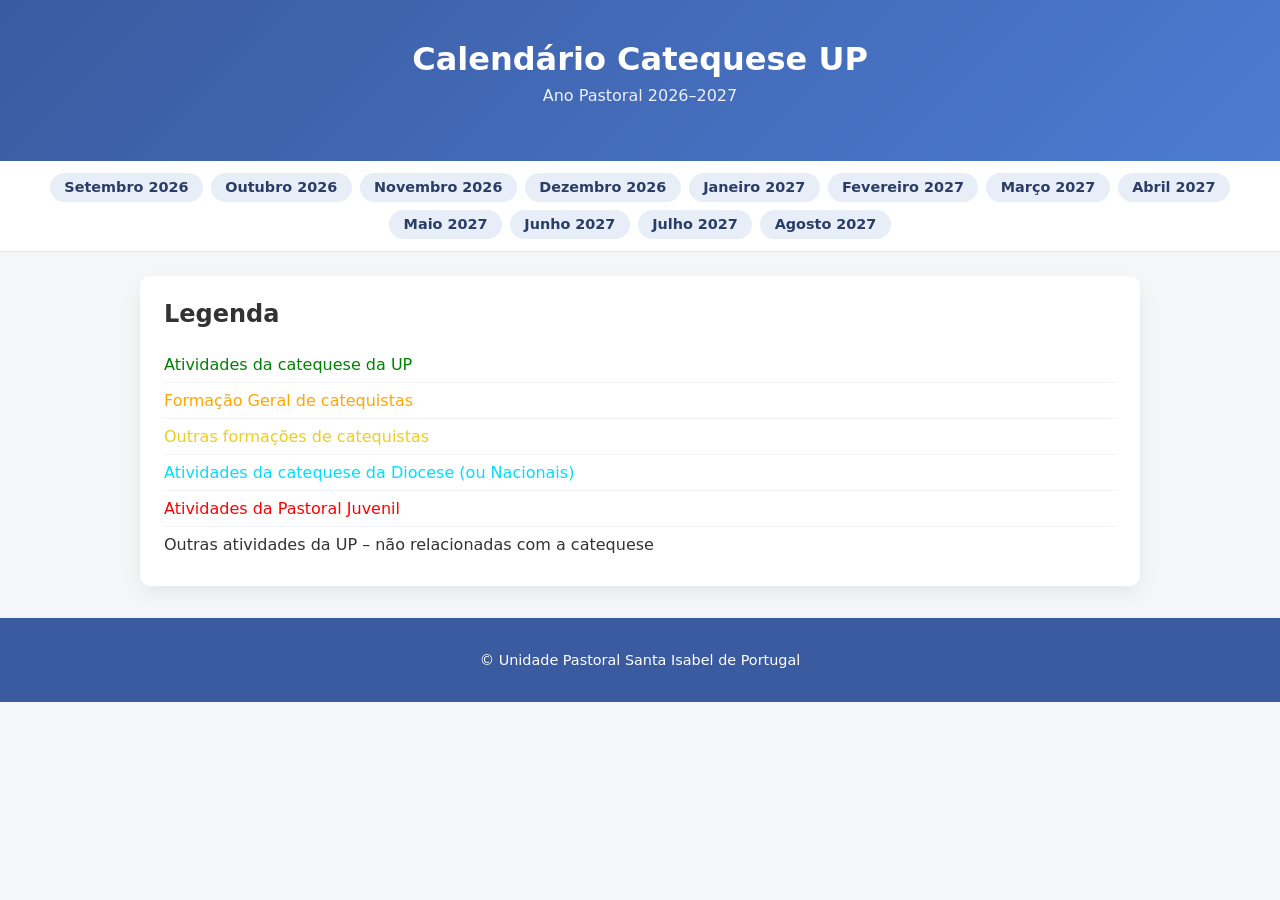
<file: index.html>
<!DOCTYPE html>
<html lang="pt">
<head>
  <meta charset="UTF-8">
  <title>Calendário Catequese UP 2026-2027</title>
  <link rel="stylesheet" href="style.css">
</head>
<body>
<header>
  <h1>Calendário Catequese UP</h1>
  <p>Ano Pastoral 2026–2027</p>
</header>

<nav>
  <a href="setembro-2026.html">Setembro 2026</a>
  <a href="outubro-2026.html">Outubro 2026</a>
  <a href="novembro-2026.html">Novembro 2026</a>
  <a href="dezembro-2026.html">Dezembro 2026</a>
  <a href="janeiro-2027.html">Janeiro 2027</a>
  <a href="fevereiro-2027.html">Fevereiro 2027</a>
  <a href="marco-2027.html">Março 2027</a>
  <a href="abril-2027.html">Abril 2027</a>
  <a href="maio-2027.html">Maio 2027</a>
  <a href="junho-2027.html">Junho 2027</a>
  <a href="julho-2027.html">Julho 2027</a>
  <a href="agosto-2027.html">Agosto 2027</a>
</nav>

<section class="events">
  <h2>Legenda</h2>
  <ul>
    <li style="color: green;">Atividades da catequese da UP</li>
    <li style="color: orange;">Formação Geral de catequistas</li>
    <li style="color: rgb(238, 204, 33);">Outras formações de catequistas</li>
    <li style="color: rgb(0, 221, 255);">Atividades da catequese da Diocese (ou Nacionais)</li>
    <li style="color: red;">Atividades da Pastoral Juvenil</li>
    <li>Outras atividades da UP – não relacionadas com a catequese</li>
  </ul>
</section>

<footer>
  <p>© Unidade Pastoral Santa Isabel de Portugal</p>
</footer>
</body>
</html>
</file>
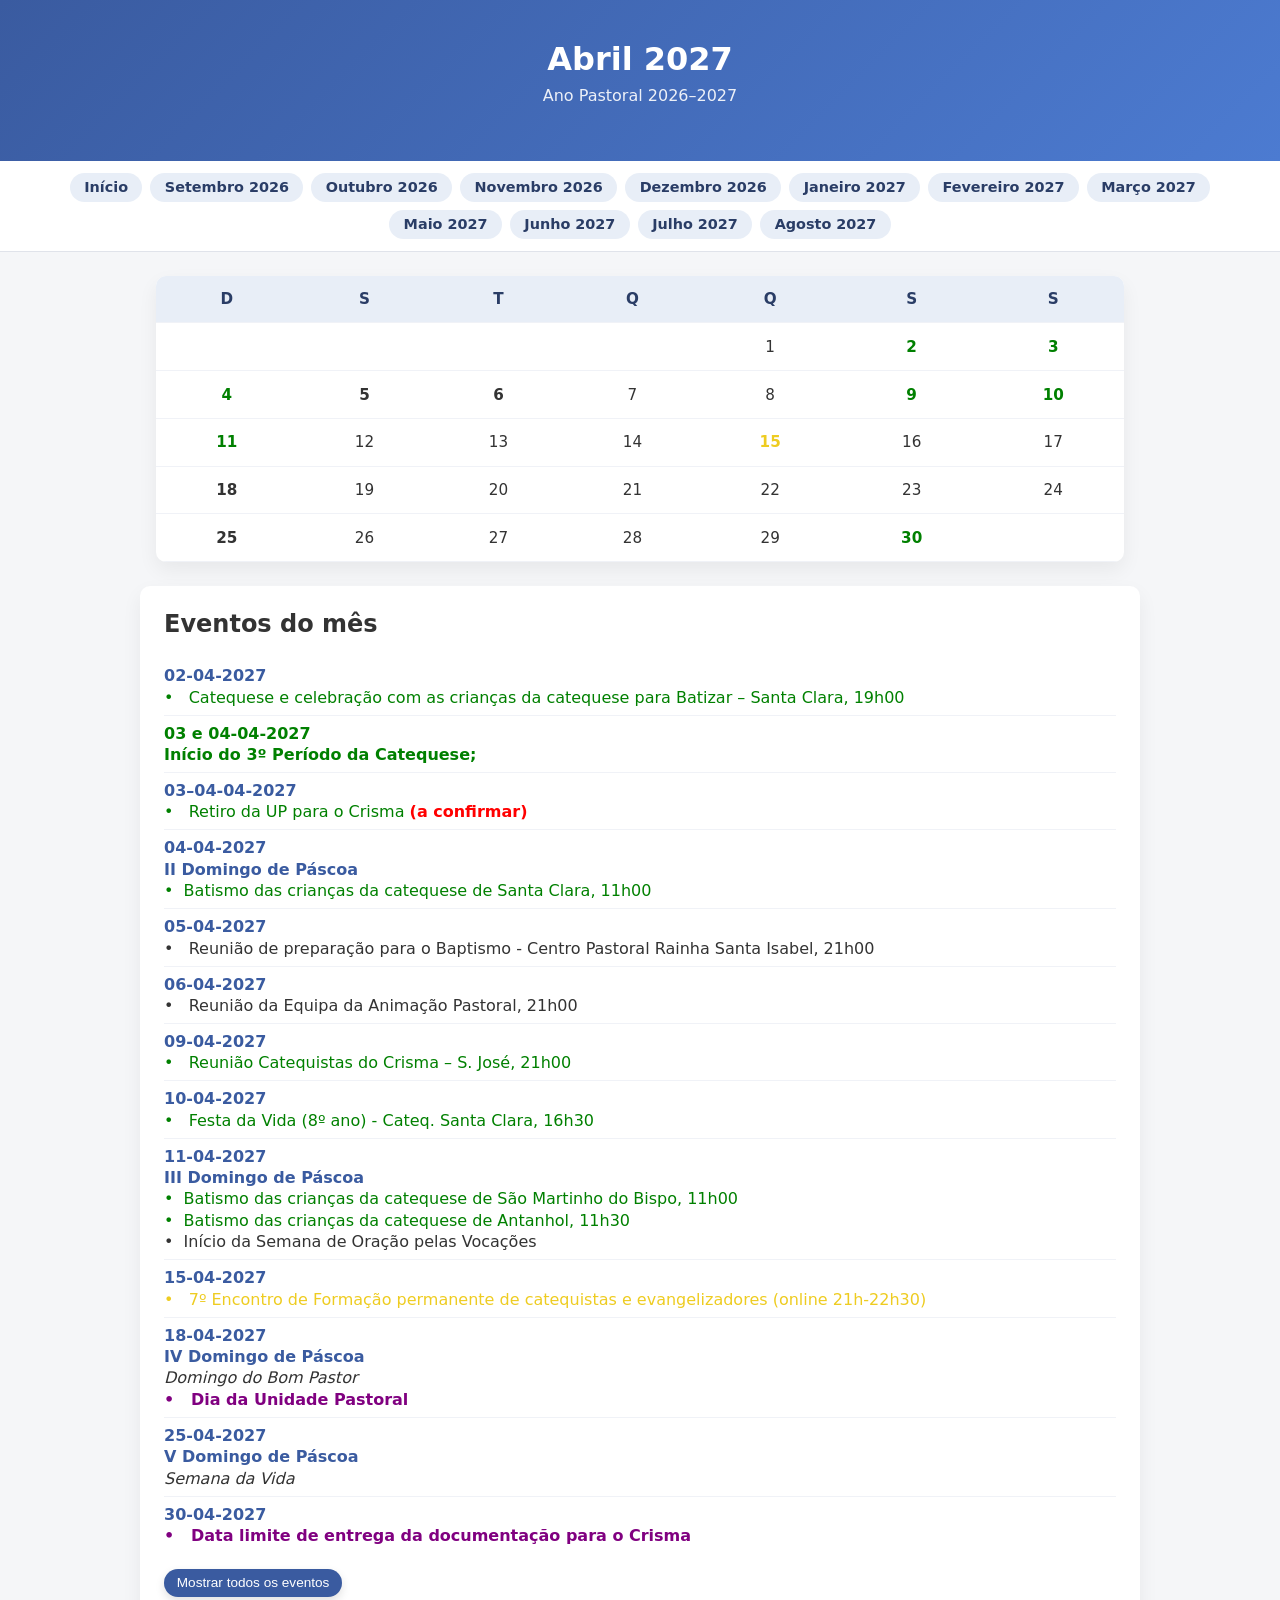
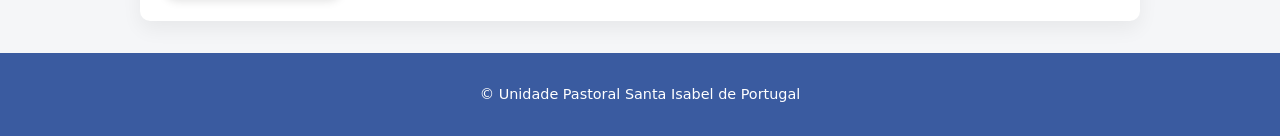
<file: abril-2027.html>
<!DOCTYPE html>
<html lang="pt">
<head>
  <meta charset="UTF-8">
  <title>Abril 2027 – Catequese UP</title>
  <link rel="stylesheet" href="style.css">
</head>
<body>
<header>
  <h1>Abril 2027</h1>
  <p>Ano Pastoral 2026–2027</p>
</header>

<nav><a href="index.html">Início</a>
<a href="setembro-2026.html">Setembro 2026</a>
<a href="outubro-2026.html">Outubro 2026</a>
<a href="novembro-2026.html">Novembro 2026</a>
<a href="dezembro-2026.html">Dezembro 2026</a>
<a href="janeiro-2027.html">Janeiro 2027</a>
<a href="fevereiro-2027.html">Fevereiro 2027</a>
<a href="marco-2027.html">Março 2027</a>
<a href="maio-2027.html">Maio 2027</a>
<a href="junho-2027.html">Junho 2027</a>
<a href="julho-2027.html">Julho 2027</a>
<a href="agosto-2027.html">Agosto 2027</a>
</nav>

<section class="calendar">
  <table>
    <thead>
      <tr>
        <th>D</th><th>S</th><th>T</th><th>Q</th><th>Q</th><th>S</th><th>S</th>
      </tr>
    </thead>
    <tbody>
      <tr><td></td><td></td><td></td><td></td><td>1</td><td><strong style="color: green;">2</strong></td><td><strong style="color: green;">3</strong></td></tr>
      <tr><td><strong style="color: green;">4</strong></td><td><strong>5</strong></td><td><strong>6</strong></td><td>7</td><td>8</td><td><strong style="color: green;">9</strong></td><td><strong style="color: green;">10</strong></td></tr>
      <tr><td><strong style="color: green;">11</strong></td><td>12</td><td>13</td><td>14</td><td><strong style="color:rgb(238, 204, 33)">15</strong></td><td>16</td><td>17</td></tr>
      <tr><td><strong>18</strong></td><td>19</td><td>20</td><td>21</td><td>22</td><td>23</td><td>24</td></tr>
      <tr><td><strong>25</strong></td><td>26</td><td>27</td><td>28</td><td>29</td><td><strong style="color: green;">30</strong></td><td></td></tr>
    </tbody>
  </table>
</section>

<section class="events">
  <h2>Eventos do mês</h2>
  <ul>
    <li><strong>02-04-2027</strong> <span style="color: green;"> &bull;&nbsp;&nbsp; Catequese e celebração com as crianças da catequese para Batizar – Santa Clara, 19h00 </span></li>
    <li><strong style="color: green;">03 e 04-04-2027</strong> 
    <strong style="color: green;">Início do 3º Período da Catequese; </strong></li>
    <li><strong>03–04-04-2027</strong> <span style="color: green;">&bull;&nbsp;&nbsp; Retiro da UP para o Crisma <strong style="color: red;">(a confirmar)</strong></span></li>
    <li><strong>04-04-2027</strong> <strong>II Domingo de Páscoa</strong> 
    <span style="color: green;"> &bull;&nbsp;&nbsp;Batismo das crianças da catequese de Santa Clara, 11h00</span>
    <li><strong>05-04-2027</strong> &bull;&nbsp;&nbsp; Reunião de preparação para o Baptismo - Centro Pastoral Rainha Santa Isabel, 21h00</li>
    <li><strong>06-04-2027</strong> &bull;&nbsp;&nbsp; Reunião da Equipa da Animação Pastoral, 21h00</li>
    <li><strong>09-04-2027</strong> <span style="color: green;">&bull;&nbsp;&nbsp; Reunião Catequistas do Crisma – S. José, 21h00</span></li>
    <li><strong>10-04-2027</strong> <span style="color: green;">&bull;&nbsp;&nbsp; Festa da Vida (8º ano) - Cateq. Santa Clara, 16h30</span></li>
    <li><strong>11-04-2027</strong> <strong>III Domingo de Páscoa</strong> 
    <span style="color: green;"> &bull;&nbsp;&nbsp;Batismo das crianças da catequese de São Martinho do Bispo, 11h00</span>
    <span style="color: green;"> &bull;&nbsp;&nbsp;Batismo das crianças da catequese de Antanhol, 11h30</span>
    &bull;&nbsp;&nbsp;Início da Semana de Oração pelas Vocações</li>
    <li><strong>15-04-2027</strong><span style="color:rgb(238, 204, 33)">&bull;&nbsp;&nbsp; 7º Encontro de Formação permanente de catequistas e evangelizadores (online 21h-22h30)</span></li>
    <li><strong>18-04-2027</strong> <strong>IV Domingo de Páscoa</strong> <span style="font-style: italic;">Domingo do Bom Pastor</span>
    <strong style="color: purple;"> &bull;&nbsp;&nbsp; Dia da Unidade Pastoral</strong></li>
    <li><strong>25-04-2027</strong> <strong>V Domingo de Páscoa</strong> <span style="font-style: italic;">Semana da Vida</span></li>
    <li><strong>30-04-2027</strong> <strong style="color: purple;">&bull;&nbsp;&nbsp; Data limite de entrega da documentação para o Crisma</strong></li>
  </ul>
</section>

<footer><p>© Unidade Pastoral Santa Isabel de Portugal</p></footer>

<script src="script.js"></script>
</body>
</html>
</file>
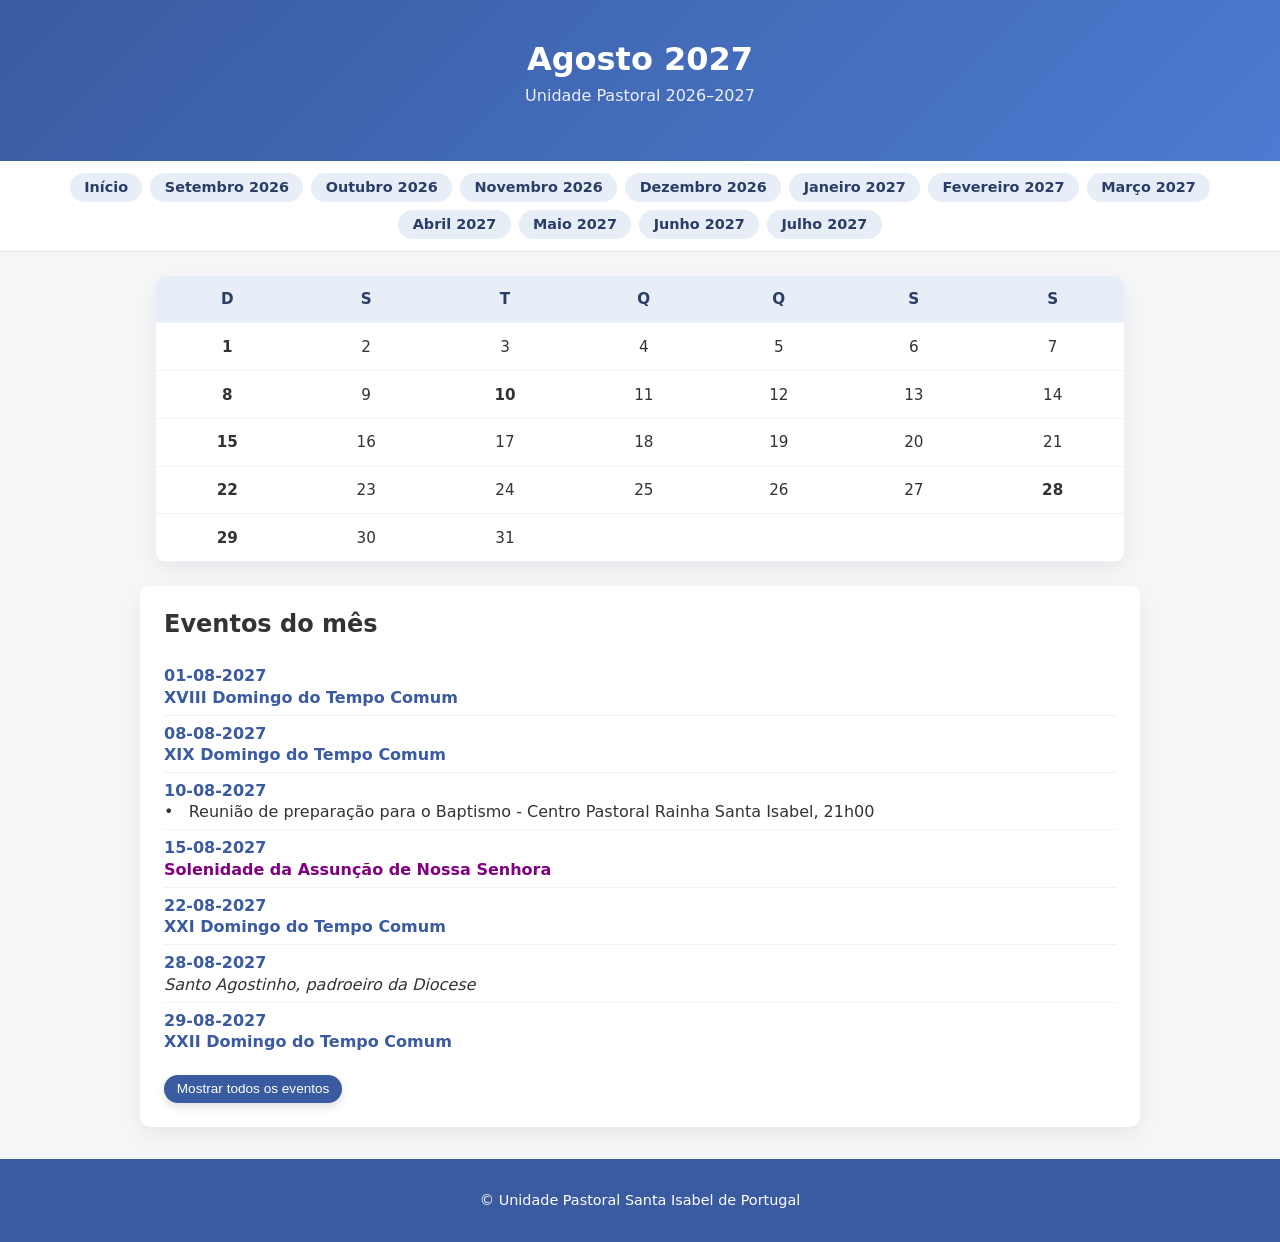
<file: agosto-2027.html>
<!DOCTYPE html>
<html lang="pt">
<head>
  <meta charset="UTF-8">
  <title>Agosto 2027 – Catequese UP</title>
  <link rel="stylesheet" href="style.css">
</head>
<body>
<header>
  <h1>Agosto 2027</h1>
  <p>Unidade Pastoral 2026–2027</p>
</header>

<nav><a href="index.html">Início</a>
  <a href="setembro-2026.html">Setembro 2026</a>
  <a href="outubro-2026.html">Outubro 2026</a>
  <a href="novembro-2026.html">Novembro 2026</a>
  <a href="dezembro-2026.html">Dezembro 2026</a>
  <a href="janeiro-2027.html">Janeiro 2027</a>
  <a href="fevereiro-2027.html">Fevereiro 2027</a>
  <a href="marco-2027.html">Março 2027</a>
  <a href="abril-2027.html">Abril 2027</a>
  <a href="maio-2027.html">Maio 2027</a>
  <a href="junho-2027.html">Junho 2027</a>
  <a href="julho-2027.html">Julho 2027</a></nav>

<section class="calendar">
  <table>
    <thead>
      <tr>
        <th>D</th><th>S</th><th>T</th><th>Q</th><th>Q</th><th>S</th><th>S</th>
      </tr>
    </thead>
    <tbody>
      <tr><td><strong>1</strong></td><td>2</td><td>3</td><td>4</td><td>5</td><td>6</td><td>7</td></tr>
      <tr><td><strong>8</strong></td><td>9</td><td><strong>10</strong></td><td>11</td><td>12</td><td>13</td><td>14</td></tr>
      <tr><td><strong>15</strong></td><td>16</td><td>17</td><td>18</td><td>19</td><td>20</td><td>21</td></tr>
      <tr><td><strong>22</strong></td><td>23</td><td>24</td><td>25</td><td>26</td><td>27</td><td><strong>28</strong></td></tr>
      <tr><td><strong>29</strong></td><td>30</td><td>31</td><td></td><td></td><td></td><td></td></tr>
    </tbody>
  </table>
</section>

<section class="events">
  <h2>Eventos do mês</h2>
  <ul>
    <li><strong>01-08-2027</strong> <strong> XVIII Domingo do Tempo Comum</strong></li>
    <li><strong>08-08-2027</strong> <strong> XIX Domingo do Tempo Comum</strong></li>
    <li><strong>10-08-2027</strong> &bull;&nbsp;&nbsp; Reunião de preparação para o Baptismo - Centro Pastoral Rainha Santa Isabel, 21h00</li>
    <li><strong>15-08-2027</strong> 
    <strong style="color:purple;">Solenidade da Assunção de Nossa Senhora</strong></li>
    <li><strong>22-08-2027</strong> <strong> XXI Domingo do Tempo Comum</strong></li>
    <li><strong>28-08-2027</strong> <span style="font-style: italic;">  Santo Agostinho, padroeiro da Diocese</span></li>
    <li><strong>29-08-2027</strong> <strong> XXII Domingo do Tempo Comum</strong></li>
    
  </ul>
</section>

<footer><p>© Unidade Pastoral Santa Isabel de Portugal</p></footer>

<script src="script.js"></script>
</body>
</html>
</file>
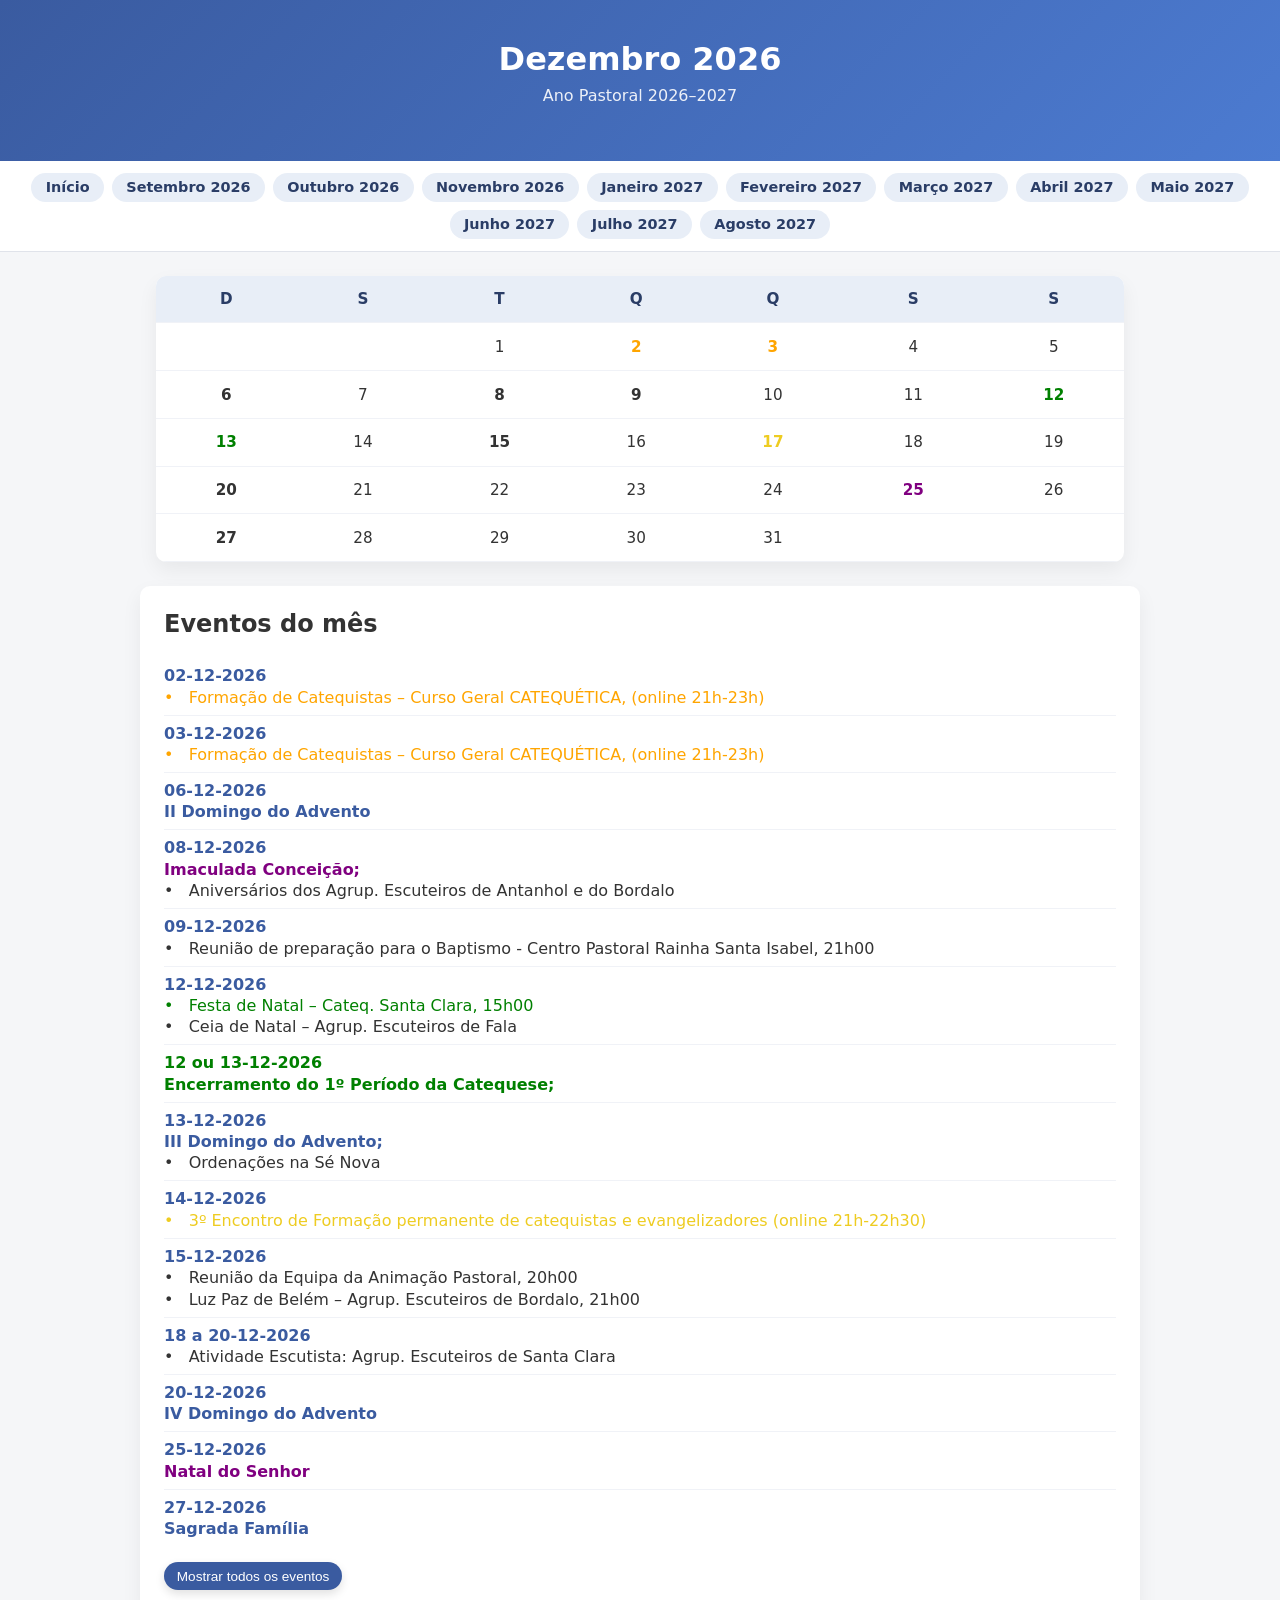
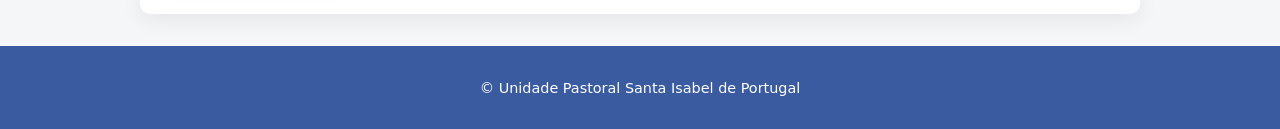
<file: dezembro-2026.html>
<!DOCTYPE html>
<html lang="pt">
<head>
  <meta charset="UTF-8">
  <title>Dezembro 2026 – Catequese UP</title>
  <link rel="stylesheet" href="style.css">
</head>
<body>
<header>
  <h1>Dezembro 2026</h1>
  <p>Ano Pastoral 2026–2027</p>
</header>

<nav><a href="index.html">Início</a>
  <a href="setembro-2026.html">Setembro 2026</a>
  <a href="outubro-2026.html">Outubro 2026</a>
  <a href="novembro-2026.html">Novembro 2026</a>
  <a href="janeiro-2027.html">Janeiro 2027</a>
  <a href="fevereiro-2027.html">Fevereiro 2027</a>
  <a href="marco-2027.html">Março 2027</a>
  <a href="abril-2027.html">Abril 2027</a>
  <a href="maio-2027.html">Maio 2027</a>
  <a href="junho-2027.html">Junho 2027</a>
  <a href="julho-2027.html">Julho 2027</a>
  <a href="agosto-2027.html">Agosto 2027</a>
</nav>

<section class="calendar">
  <table>
    <thead>
      <tr>
        <th>D</th><th>S</th><th>T</th><th>Q</th><th>Q</th><th>S</th><th>S</th>
      </tr>
    </thead>
    <tbody>
      <tr><td></td><td></td><td>1</td><td><strong style="color: orange;">2</strong></td><td><strong style="color: orange;">3</strong></td><td>4</td><td>5</td></tr>
      <tr><td><strong>6</strong></td><td>7</td><td><strong>8</strong></td><td><strong>9</strong></td><td>10</td><td>11</td><td><strong style="color: green;">12</strong></td></tr>
      <tr><td><strong style="color: green;">13</strong></td><td>14</td><td><strong>15</strong></td><td>16</td><td><strong style="color:rgb(238, 204, 33)">17</strong></td><td>18</td><td>19</td></tr>
      <tr><td><strong>20</strong></td><td>21</td><td>22</td><td>23</td><td>24</td><td><strong style="color: purple;">25</td><td>26</td></tr>
      <tr><td><strong>27</strong></td><td>28</td><td>29</td><td>30</td><td>31</td><td></td><td></td></tr>
    </tbody>
  </table>
</section>

<section class="events">
  <h2>Eventos do mês</h2>
  <ul>
    <li style="color: orange;"><strong>02-12-2026</strong> &bull;&nbsp;&nbsp; Formação de Catequistas – Curso Geral CATEQUÉTICA, (online 21h-23h)</li>
    <li style="color: orange;"><strong>03-12-2026</strong> &bull;&nbsp;&nbsp; Formação de Catequistas – Curso Geral CATEQUÉTICA, (online 21h-23h)</li>
    <li><strong>06-12-2026</strong> <strong> II Domingo do Advento </strong></li>
    <li><strong>08-12-2026</strong> <strong style="color: purple;">Imaculada Conceição;</strong>
    <span>&bull;&nbsp;&nbsp; Aniversários dos Agrup. Escuteiros de Antanhol e do Bordalo</span></li>
    <li><strong>09-12-2026</strong> &bull;&nbsp;&nbsp; Reunião de preparação para o Baptismo - Centro Pastoral Rainha Santa Isabel, 21h00</li>
    <li><strong>12-12-2026</strong> <span style="color: green;"> &bull;&nbsp;&nbsp; Festa de Natal – Cateq. Santa Clara, 15h00</span> 
    <span>&bull;&nbsp;&nbsp; Ceia de Natal – Agrup. Escuteiros de Fala</span></li>
    <li><strong style="color: green;">12 ou 13-12-2026</strong>
    <strong style="color: green;">Encerramento do 1º Período da Catequese; </strong></li>
    <li><strong>13-12-2026</strong> <strong>III Domingo do Advento;</strong> 
    <span>&bull;&nbsp;&nbsp; Ordenações na Sé Nova</span></li>
    <li style="color:rgb(238, 204, 33)"><strong>14-12-2026</strong> &bull;&nbsp;&nbsp; 3º Encontro de Formação permanente de catequistas e evangelizadores (online 21h-22h30)</li>
    <li><strong>15-12-2026</strong> &bull;&nbsp;&nbsp; Reunião da Equipa da Animação Pastoral, 20h00
    <span>&bull;&nbsp;&nbsp; Luz Paz de Belém – Agrup. Escuteiros de Bordalo, 21h00</span></li>
    <li><strong>18 a 20-12-2026</strong> &bull;&nbsp;&nbsp; Atividade Escutista: Agrup. Escuteiros de Santa Clara</li>
    <li><strong>20-12-2026</strong> <strong>IV Domingo do Advento</strong></li>
    <li><strong>25-12-2026</strong> <strong style="color: purple;">Natal do Senhor</strong></li>
    <li><strong>27-12-2026</strong> <strong>Sagrada Família</strong></li>
  </ul>
</section>

<footer><p>© Unidade Pastoral Santa Isabel de Portugal</p></footer>

<script src="script.js"></script>
</body>
</html>
</file>
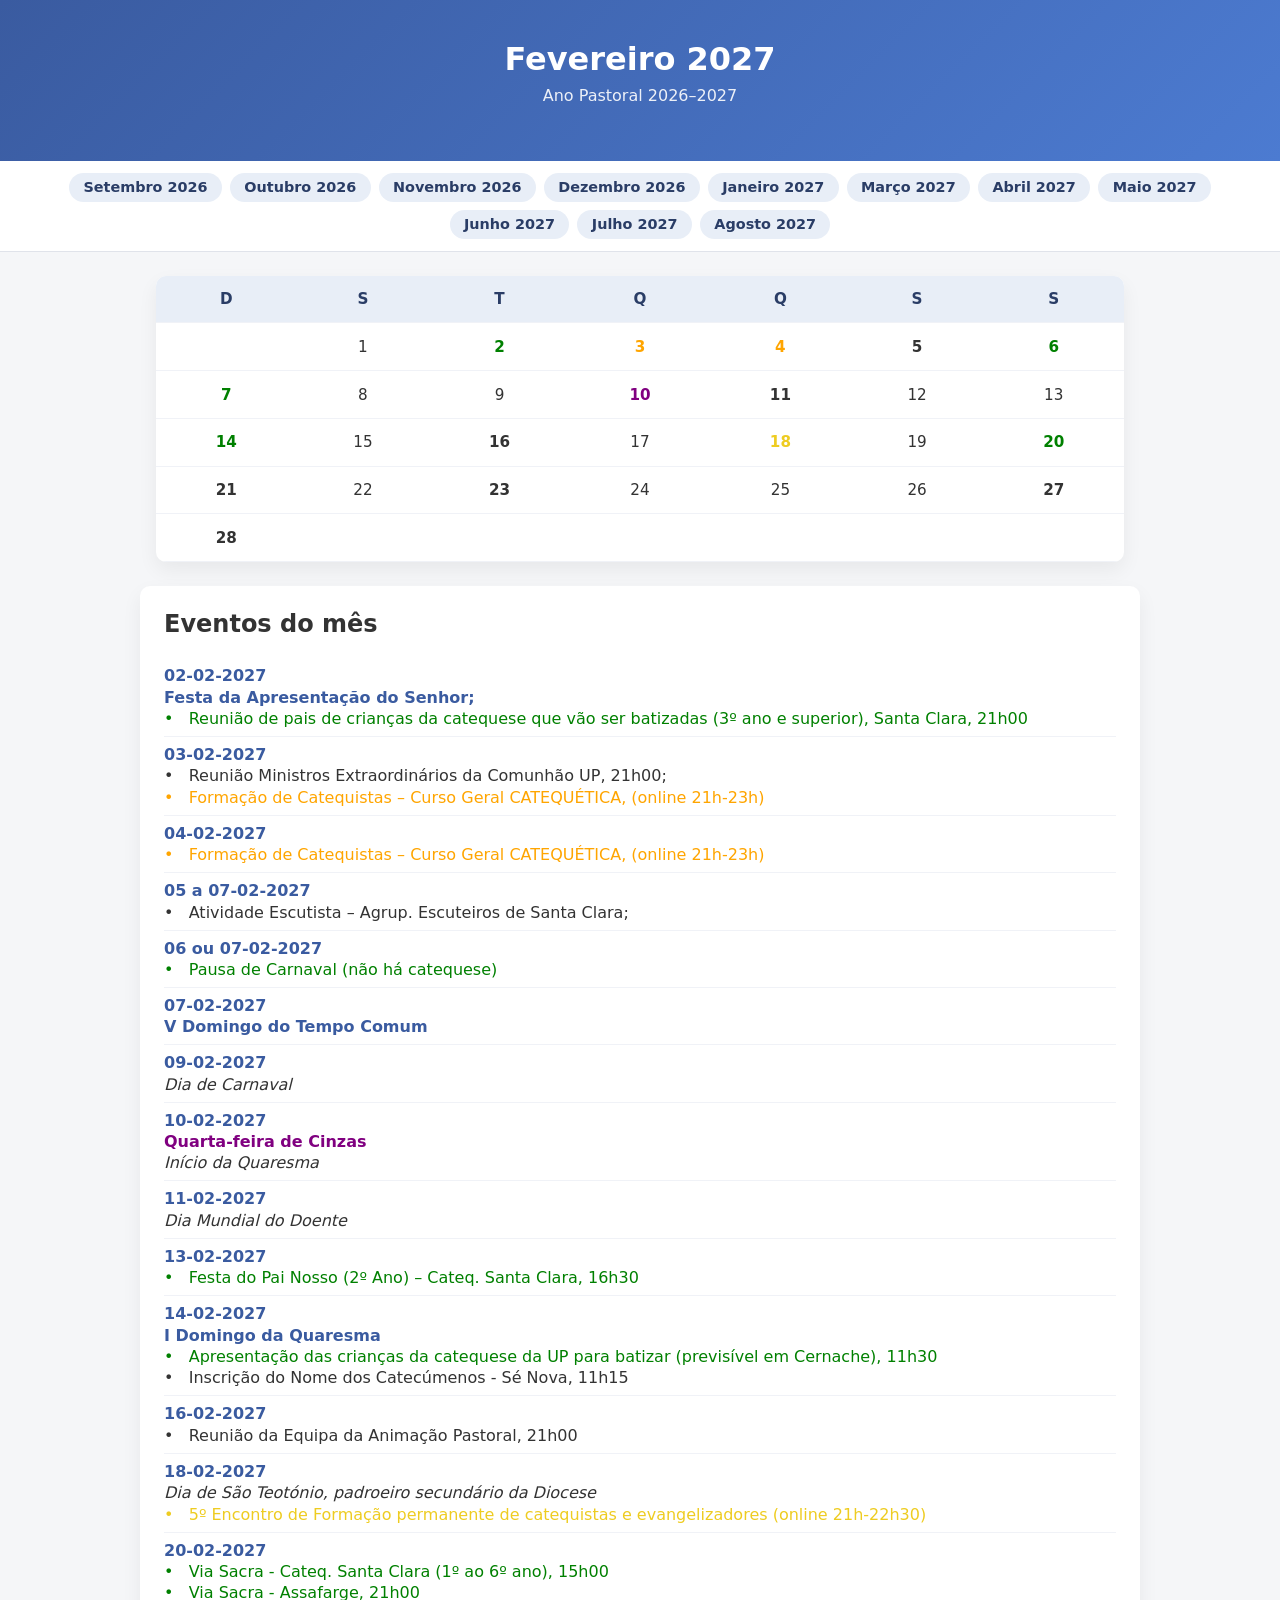
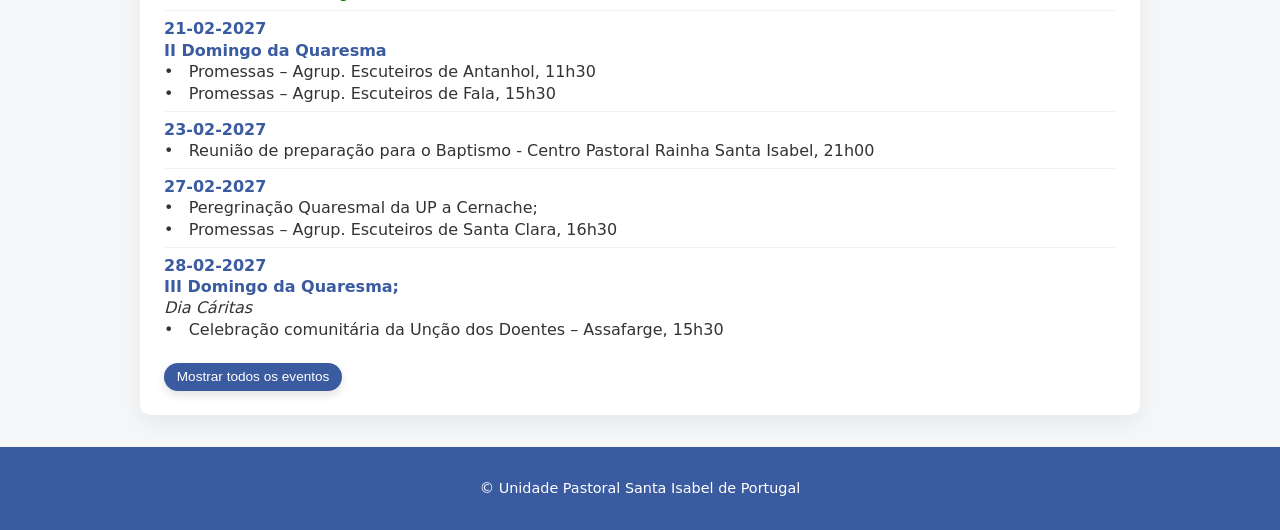
<file: fevereiro-2027.html>
<!DOCTYPE html>
<html lang="pt">
<head>
  <meta charset="UTF-8">
  <title>Fevereiro 2027 – Catequese UP</title>
  <link rel="stylesheet" href="style.css">
</head>

<body>
<header>
  <h1>Fevereiro 2027</h1>
  <p>Ano Pastoral 2026–2027</p>
</header>

<nav>
  <a href="setembro-2026.html">Setembro 2026</a>
  <a href="outubro-2026.html">Outubro 2026</a>
  <a href="novembro-2026.html">Novembro 2026</a>
  <a href="dezembro-2026.html">Dezembro 2026</a>
  <a href="janeiro-2027.html">Janeiro 2027</a>
  <a href="marco-2027.html">Março 2027</a>
  <a href="abril-2027.html">Abril 2027</a>
  <a href="maio-2027.html">Maio 2027</a>
  <a href="junho-2027.html">Junho 2027</a>
  <a href="julho-2027.html">Julho 2027</a>
  <a href="agosto-2027.html">Agosto 2027</a>
</nav>

<section class="calendar">
  <table>
    <thead>
      <tr>
        <th>D</th><th>S</th><th>T</th><th>Q</th><th>Q</th><th>S</th><th>S</th>
      </tr>
    </thead>
    <tbody>
      <tr>
        <td></td><td>1</td><td><strong style="color: green;">2</strong></td><td><strong style="color: orange;">3</strong></td>
        <td><strong style="color: orange;">4</strong></td><td><strong>5</strong></td><td><strong style="color: green;">6</strong></td>
      </tr>
      <tr>
        <td><strong style="color: green;">7</strong></td><td>8</td><td>9</td>
        <td><strong style="color: purple;">10</strong></td><td><strong>11</strong></td><td>12</td><td>13</td>
      </tr>
      <tr>
        <td><strong style="color: green;">14</strong></td><td>15</td><td><strong>16</strong></td>
        <td>17</td><td><strong style="color: rgb(238, 204, 33)">18</strong></td><td>19</td>
        <td><strong style="color: green;">20</strong></td>
      </tr>
      <tr>
        <td><strong>21</strong></td><td>22</td><td><strong>23</strong></td>
        <td>24</td><td>25</td><td>26</td>
        <td><strong>27</strong></td>
      </tr>
      <tr>
        <td><strong>28</strong></td><td></td><td></td><td></td><td></td><td></td><td></td>
      </tr>
    </tbody>
  </table>
</section>

<section class="events">
  <h2>Eventos do mês</h2>
  <ul>
    <li><strong>02-02-2027</strong> <strong> Festa da Apresentação do Senhor;</strong> 
    <span style="color: green;"> &bull;&nbsp;&nbsp; Reunião de pais de crianças da catequese que vão ser batizadas (3º ano e superior), Santa Clara, 21h00</span></li>
    <li><strong>03-02-2027</strong> &bull;&nbsp;&nbsp; Reunião Ministros Extraordinários da Comunhão UP, 21h00; 
    <span style="color: orange;"> &bull;&nbsp;&nbsp; Formação de Catequistas – Curso Geral CATEQUÉTICA, (online 21h-23h)</span></li>
    <li style="color: orange;"><strong>04-02-2027</strong> &bull;&nbsp;&nbsp; Formação de Catequistas – Curso Geral CATEQUÉTICA, (online 21h-23h)</li>
    <li><strong>05 a 07-02-2027</strong> &bull;&nbsp;&nbsp; Atividade Escutista – Agrup. Escuteiros de Santa Clara;
    <li style="color: green;"><strong>06 ou 07-02-2027</strong> &bull;&nbsp;&nbsp; Pausa de Carnaval (não há catequese)</li>
    <li><strong>07-02-2027</strong> <strong> V Domingo do Tempo Comum</strong></li>
    <li><strong>09-02-2027</strong> <span style="font-style: italic;"> Dia de Carnaval</span></li>
    <li><strong>10-02-2027</strong> <strong style="color: purple;"> Quarta-feira de Cinzas</strong>
    <span style="font-style: italic;"> Início da Quaresma</span></li>
    <li><strong>11-02-2027</strong> <span style="font-style: italic;"> Dia Mundial do Doente</span></li>
    <li><strong>13-02-2027</strong> <span style="color: green;">&bull;&nbsp;&nbsp; Festa do Pai Nosso (2º Ano) – Cateq. Santa Clara, 16h30</span></li>
    <li><strong>14-02-2027</strong> <strong> I Domingo da Quaresma</strong> 
    <span style="color: green;"> &bull;&nbsp;&nbsp; Apresentação das crianças da catequese da UP para batizar (previsível em Cernache), 11h30 </span>
     &bull;&nbsp;&nbsp; Inscrição do Nome dos Catecúmenos - Sé Nova, 11h15</li>
    <li><strong>16-02-2027</strong> &bull;&nbsp;&nbsp; Reunião da Equipa da Animação Pastoral, 21h00</li>
    <li><strong>18-02-2027</strong> <span style="font-style: italic;"> Dia de São Teotónio, padroeiro secundário da Diocese</span>
    <span style="color:rgb(238, 204, 33)"> &bull;&nbsp;&nbsp; 5º Encontro de Formação permanente de catequistas e evangelizadores (online 21h-22h30)</span></li>
    <li><strong>20-02-2027</strong> <span style="color: green;">&bull;&nbsp;&nbsp; Via Sacra - Cateq. Santa Clara (1º ao 6º ano), 15h00 </span>
    <span style="color: green;"> &bull;&nbsp;&nbsp; Via Sacra - Assafarge, 21h00</li>
    <li><strong>21-02-2027</strong> <strong> II Domingo da Quaresma</strong> 
    <span>&bull;&nbsp;&nbsp; Promessas – Agrup. Escuteiros de Antanhol, 11h30 </span>
    <span>&bull;&nbsp;&nbsp; Promessas – Agrup. Escuteiros de Fala, 15h30 </span></li>
    <li><strong>23-02-2027</strong> &bull;&nbsp;&nbsp; Reunião de preparação para o Baptismo - Centro Pastoral Rainha Santa Isabel, 21h00</li>
    <li><strong>27-02-2027</strong> &bull;&nbsp;&nbsp; Peregrinação Quaresmal da UP a Cernache; 
    <span>&bull;&nbsp;&nbsp; Promessas – Agrup. Escuteiros de Santa Clara, 16h30 </span></li>
    <li><strong>28-02-2027</strong> <strong> III Domingo da Quaresma;</strong> <span style="font-style: italic;"> Dia Cáritas</span> 
    &bull;&nbsp;&nbsp; Celebração comunitária da Unção dos Doentes – Assafarge, 15h30</li>
  </ul>
</section>

<footer><p>© Unidade Pastoral Santa Isabel de Portugal</p></footer>

<script src="script.js"></script>
</body>
</html>
</file>
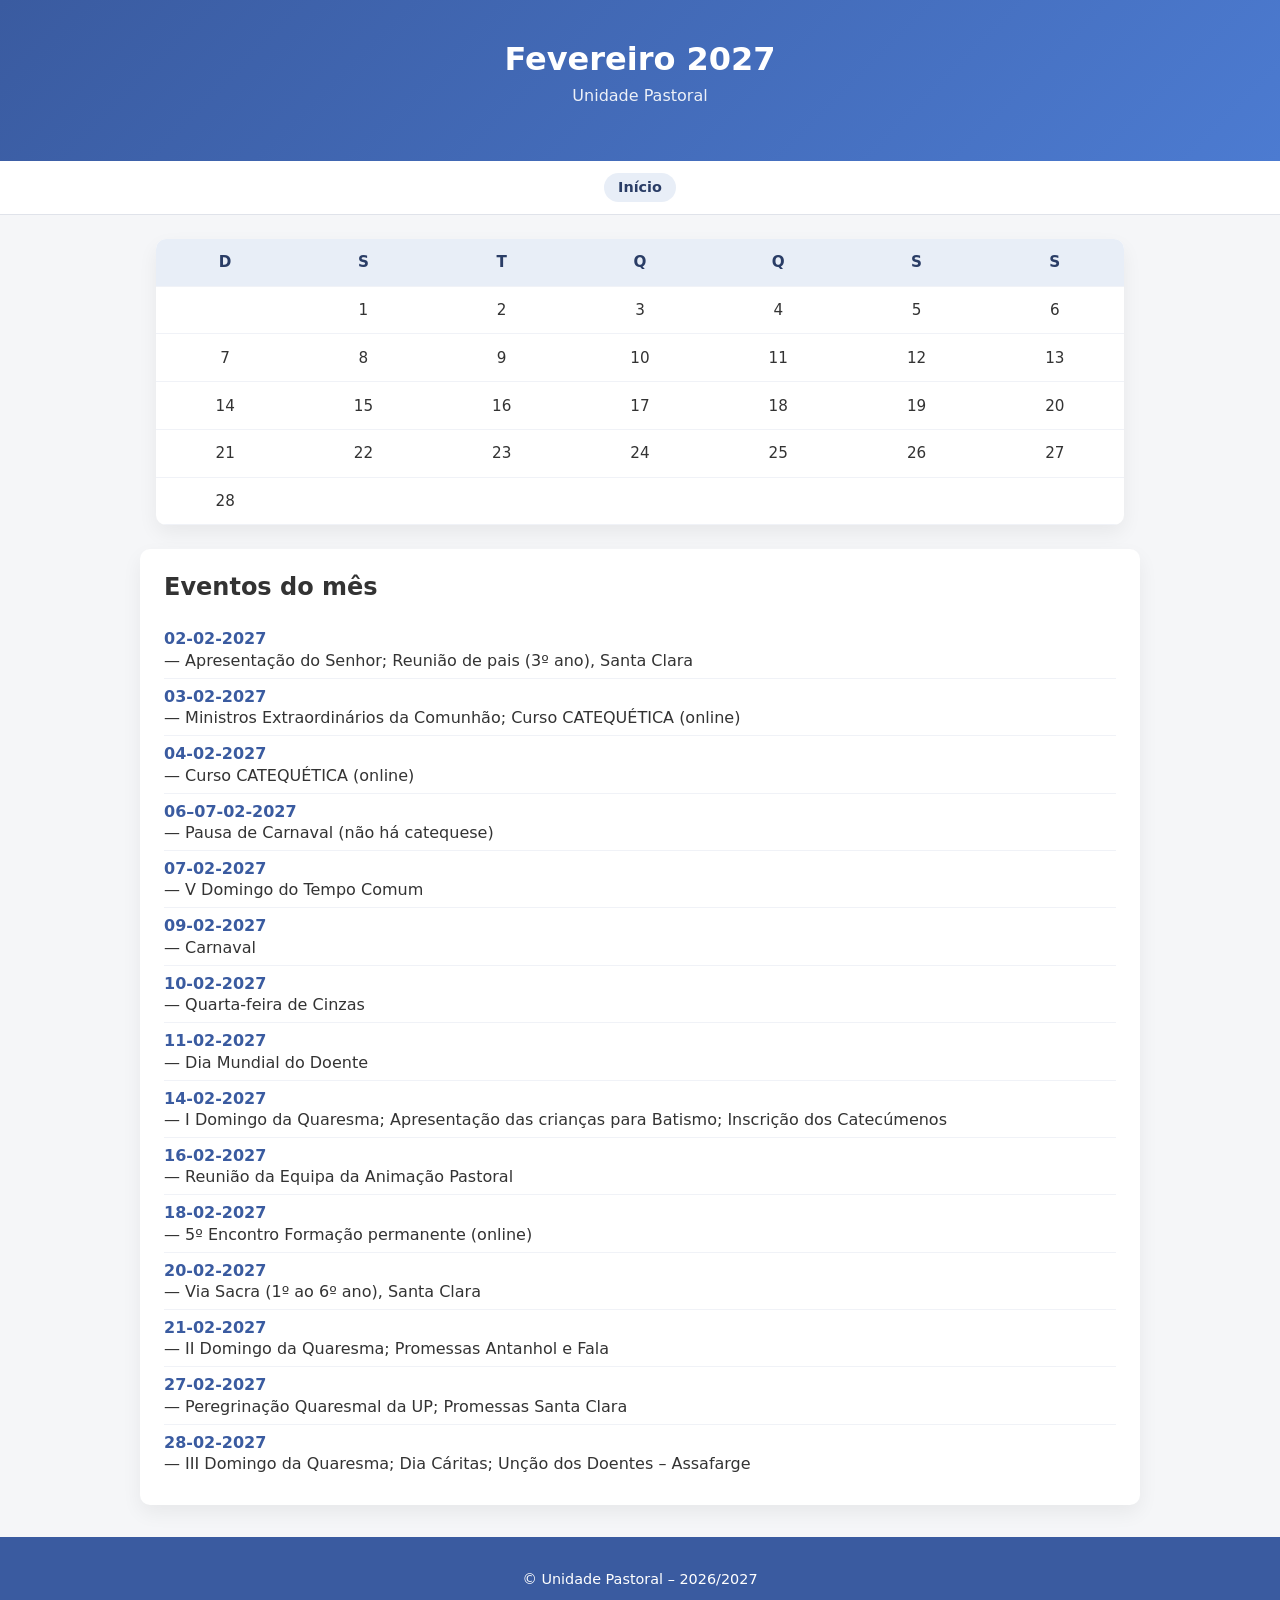
<file: fevereiro-2027_old.html>
<!DOCTYPE html>
<html lang="pt">
<head>
  <meta charset="UTF-8">
  <title>Fevereiro 2027 – Catequese UP</title>
  <link rel="stylesheet" href="style.css">
</head>
<body>
<header>
  <h1>Fevereiro 2027</h1>
  <p>Unidade Pastoral</p>
</header>

<nav><a href="index.html">Início</a></nav>

<section class="calendar">
  <table>
    <thead>
      <tr>
        <th>D</th><th>S</th><th>T</th><th>Q</th><th>Q</th><th>S</th><th>S</th>
      </tr>
    </thead>
    <tbody>
      <tr><td></td><td>1</td><td>2</td><td>3</td><td>4</td><td>5</td><td>6</td></tr>
      <tr><td>7</td><td>8</td><td>9</td><td>10</td><td>11</td><td>12</td><td>13</td></tr>
      <tr><td>14</td><td>15</td><td>16</td><td>17</td><td>18</td><td>19</td><td>20</td></tr>
      <tr><td>21</td><td>22</td><td>23</td><td>24</td><td>25</td><td>26</td><td>27</td></tr>
      <tr><td>28</td><td></td><td></td><td></td><td></td><td></td><td></td></tr>
    </tbody>
  </table>
</section>

<section class="events">
  <h2>Eventos do mês</h2>
  <ul>
    <li><strong>02-02-2027</strong> — Apresentação do Senhor; Reunião de pais (3º ano), Santa Clara</li>
    <li><strong>03-02-2027</strong> — Ministros Extraordinários da Comunhão; Curso CATEQUÉTICA (online)</li>
    <li><strong>04-02-2027</strong> — Curso CATEQUÉTICA (online)</li>
    <li><strong>06–07-02-2027</strong> — Pausa de Carnaval (não há catequese)</li>
    <li><strong>07-02-2027</strong> — V Domingo do Tempo Comum</li>
    <li><strong>09-02-2027</strong> — Carnaval</li>
    <li><strong>10-02-2027</strong> — Quarta-feira de Cinzas</li>
    <li><strong>11-02-2027</strong> — Dia Mundial do Doente</li>
    <li><strong>14-02-2027</strong> — I Domingo da Quaresma; Apresentação das crianças para Batismo; Inscrição dos Catecúmenos</li>
    <li><strong>16-02-2027</strong> — Reunião da Equipa da Animação Pastoral</li>
    <li><strong>18-02-2027</strong> — 5º Encontro Formação permanente (online)</li>
    <li><strong>20-02-2027</strong> — Via Sacra (1º ao 6º ano), Santa Clara</li>
    <li><strong>21-02-2027</strong> — II Domingo da Quaresma; Promessas Antanhol e Fala</li>
    <li><strong>27-02-2027</strong> — Peregrinação Quaresmal da UP; Promessas Santa Clara</li>
    <li><strong>28-02-2027</strong> — III Domingo da Quaresma; Dia Cáritas; Unção dos Doentes – Assafarge</li>
  </ul>
</section>

<footer><p>© Unidade Pastoral – 2026/2027</p></footer>
</body>
</html>
</file>
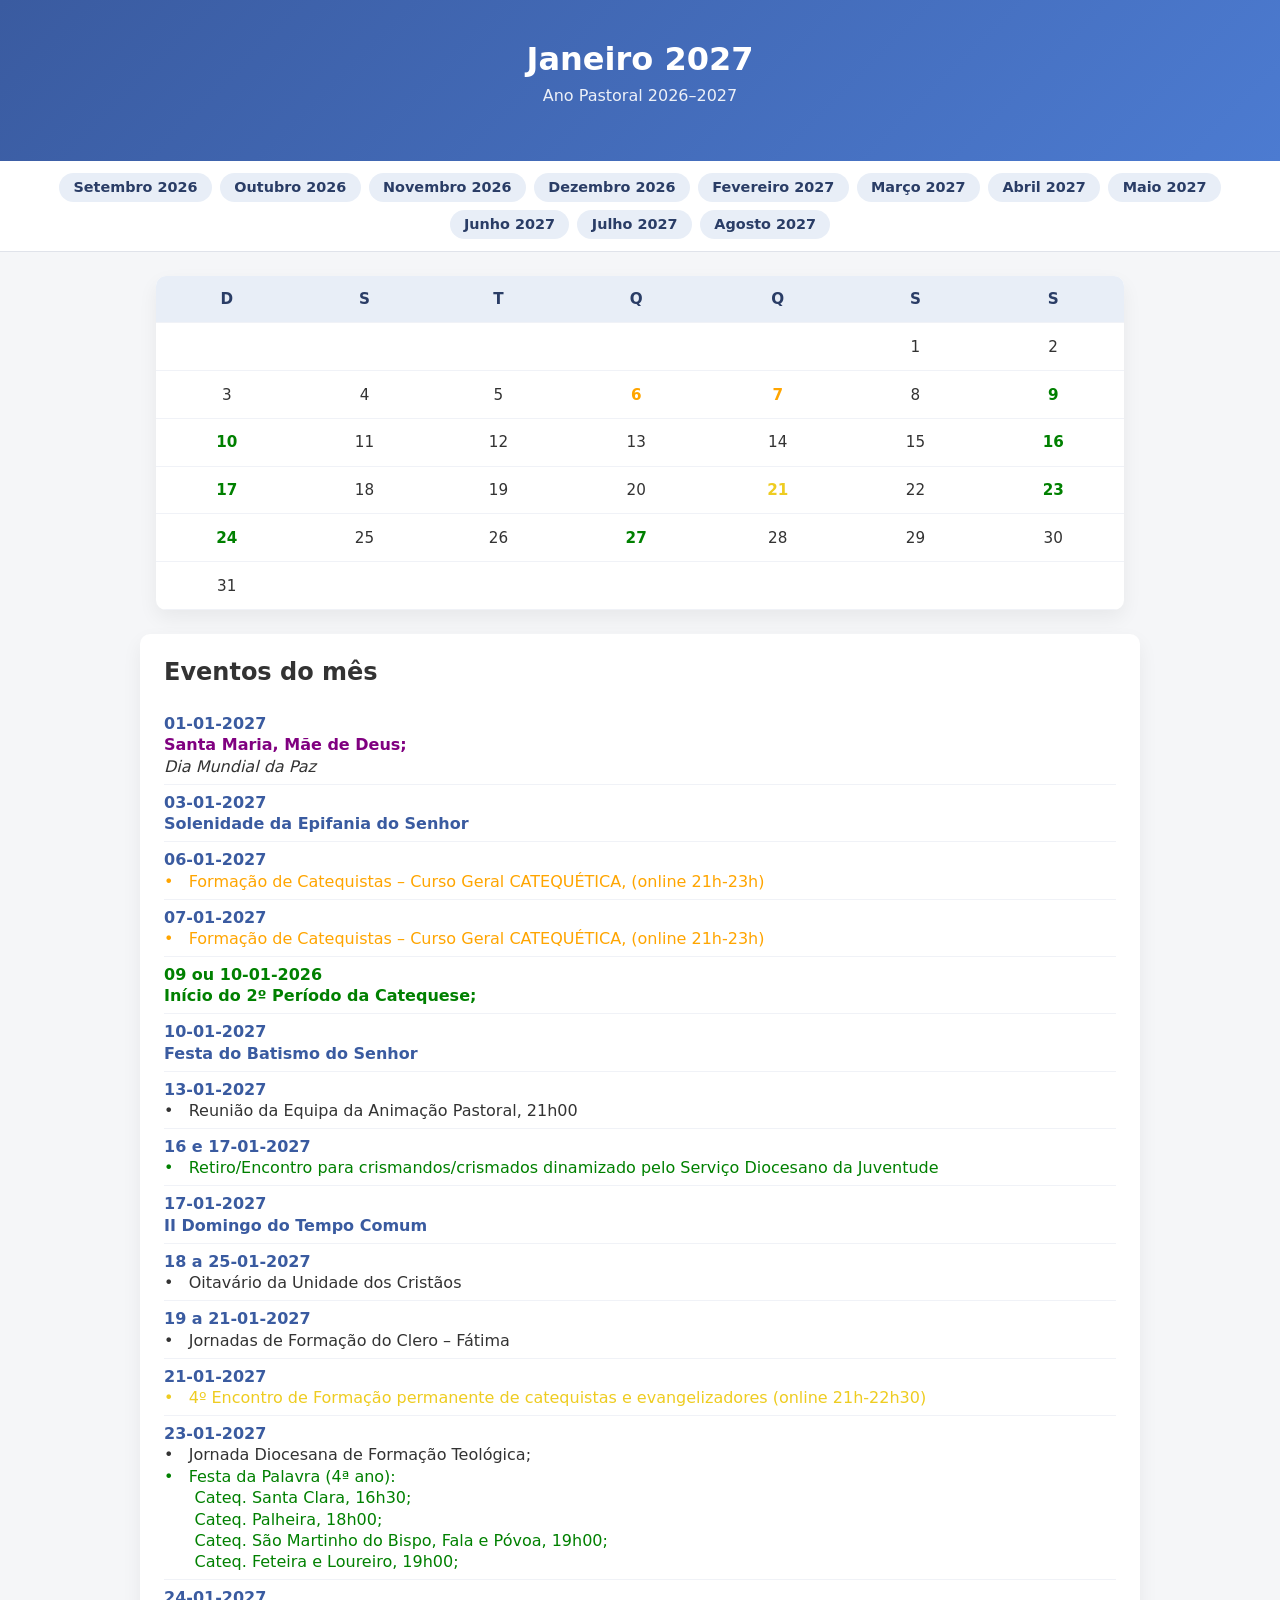
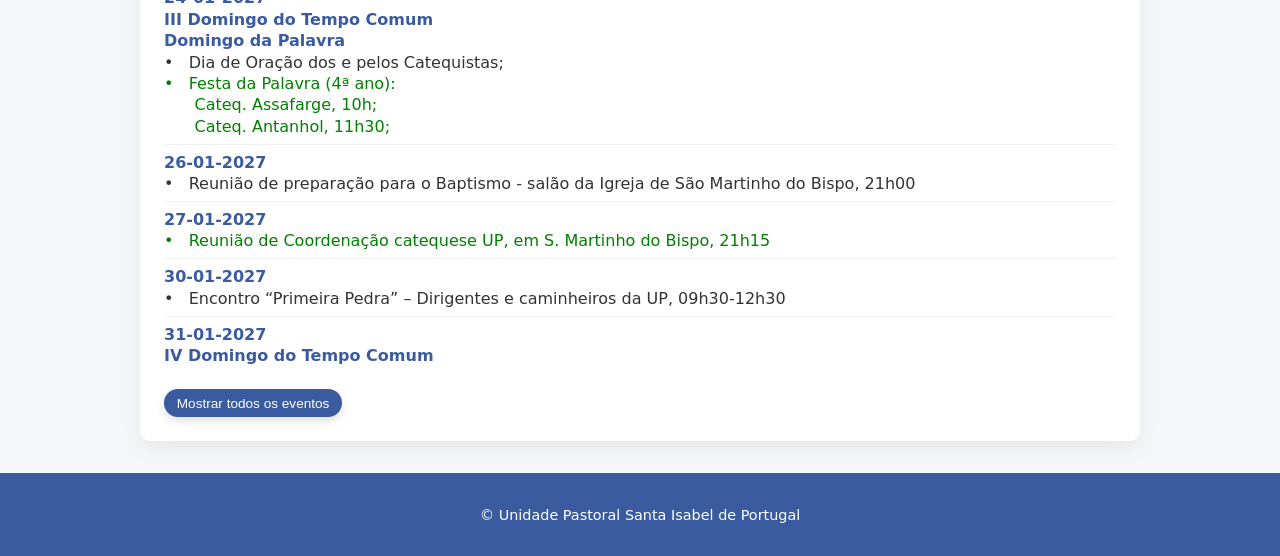
<file: janeiro-2027.html>
<!DOCTYPE html>
<html lang="pt">
<head>
  <meta charset="UTF-8">
  <title>Janeiro 2027 – Catequese UP</title>
  <link rel="stylesheet" href="style.css">
</head>
<body>
<header>
  <h1>Janeiro 2027</h1>
  <p>Ano Pastoral 2026–2027</p>
</header>

<nav>
  <a href="setembro-2026.html">Setembro 2026</a>
  <a href="outubro-2026.html">Outubro 2026</a>
  <a href="novembro-2026.html">Novembro 2026</a>
  <a href="dezembro-2026.html">Dezembro 2026</a>
  <a href="fevereiro-2027.html">Fevereiro 2027</a>
  <a href="marco-2027.html">Março 2027</a>
  <a href="abril-2027.html">Abril 2027</a>
  <a href="maio-2027.html">Maio 2027</a>
  <a href="junho-2027.html">Junho 2027</a>
  <a href="julho-2027.html">Julho 2027</a>
  <a href="agosto-2027.html">Agosto 2027</a>
</nav>

<section class="calendar">
  <table>
    <thead>
      <tr>
        <th>D</th><th>S</th><th>T</th><th>Q</th><th>Q</th><th>S</th><th>S</th>
      </tr>
    </thead>
    <tbody>
      <tr><td></td><td></td><td></td><td></td><td></td><td>1</td><td>2</td></tr>
      <tr><td>3</td><td>4</td><td>5</td><td><strong style="color: orange;">6</strong></td><td><strong style="color: orange;">7</strong></td><td>8</td><td><strong style="color: green;">9</strong></td></tr>
      <tr><td><strong style="color: green;">10</strong></td><td>11</td><td>12</td><td>13</td><td>14</td><td>15</td><td><strong style="color: green;">16</strong></td></tr>
      <tr><td><strong style="color: green;">17</strong></td><td>18</td><td>19</td><td>20</td><td><strong style="color: rgb(238, 204, 33);">21</strong></td><td>22</td><td><strong style="color: green;">23</strong></td></tr>
      <tr><td><strong style="color: green;">24</strong></td><td>25</td><td>26</td><td><strong style="color: green;">27</strong></td><td>28</td><td>29</td><td>30</td></tr>
      <tr><td>31</td><td></td><td></td><td></td><td></td><td></td><td></td></tr>
    </tbody>
  </table>
</section>

<section class="events">
  <h2>Eventos do mês</h2>
  <ul>
    <li><strong>01-01-2027</strong> <strong style="color: purple;"> Santa Maria, Mãe de Deus;</strong>
    <span style="font-style: italic;"> Dia Mundial da Paz </span></li>
    <li><strong>03-01-2027</strong> <strong>Solenidade da Epifania do Senhor</strong></li>
    <li style="color: orange;"><strong>06-01-2027</strong> &bull;&nbsp;&nbsp;  Formação de Catequistas – Curso Geral CATEQUÉTICA, (online 21h-23h)</li>
    <li style="color: orange;"><strong>07-01-2027</strong> &bull;&nbsp;&nbsp;  Formação de Catequistas – Curso Geral CATEQUÉTICA, (online 21h-23h)</li>
    <li><strong style="color: green;">09 ou 10-01-2026</strong>
    <strong style="color: green;">Início do 2º Período da Catequese; </strong></li>
    <li><strong>10-01-2027</strong> <strong> Festa do Batismo do Senhor</strong></li>
    <li><strong>13-01-2027</strong> &bull;&nbsp;&nbsp; Reunião da Equipa da Animação Pastoral, 21h00</li>
    <li style="color: green;"><strong>16 e 17-01-2027</strong> &bull;&nbsp;&nbsp; Retiro/Encontro para crismandos/crismados dinamizado pelo Serviço Diocesano da Juventude</li>
    <li><strong>17-01-2027</strong> <strong> II Domingo do Tempo Comum</strong></li>
    <li><strong>18 a 25-01-2027</strong> &bull;&nbsp;&nbsp; Oitavário da Unidade dos Cristãos</li>
    <li><strong>19 a 21-01-2027</strong> &bull;&nbsp;&nbsp; Jornadas de Formação do Clero – Fátima</li>
    <li style="color:rgb(238, 204, 33)"><strong>21-01-2027</strong> &bull;&nbsp;&nbsp; 4º Encontro de Formação permanente de catequistas e evangelizadores (online 21h-22h30)</li>
    <li><strong>23-01-2027</strong> &bull;&nbsp;&nbsp; Jornada Diocesana de Formação Teológica;
    <span style="color: green;"> &bull;&nbsp;&nbsp; Festa da Palavra (4ª ano):</span> 
    <span style="color: green;"> &nbsp;&nbsp;&nbsp;&nbsp;&nbsp;&nbsp;Cateq. Santa Clara, 16h30; </span>
    <span style="color: green;"> &nbsp;&nbsp;&nbsp;&nbsp;&nbsp;&nbsp;Cateq. Palheira, 18h00;</span>
    <span style="color: green;"> &nbsp;&nbsp;&nbsp;&nbsp;&nbsp;&nbsp;Cateq. São Martinho do Bispo, Fala e Póvoa, 19h00; </span>
    <span style="color: green;"> &nbsp;&nbsp;&nbsp;&nbsp;&nbsp;&nbsp;Cateq. Feteira e Loureiro, 19h00;</span></li>
    <li><strong>24-01-2027</strong> <strong> III Domingo do Tempo Comum</strong>
    <strong> Domingo da Palavra</strong> &bull;&nbsp;&nbsp;  Dia de Oração dos e pelos Catequistas;
    <span style="color: green;"> &bull;&nbsp;&nbsp;  Festa da Palavra (4ª ano):</span> 
    <span style="color: green;"> &nbsp;&nbsp;&nbsp;&nbsp;&nbsp;&nbsp;Cateq. Assafarge, 10h; </span>
    <span style="color: green;"> &nbsp;&nbsp;&nbsp;&nbsp;&nbsp;&nbsp;Cateq. Antanhol, 11h30;</span></li>
    <li><strong>26-01-2027</strong> &bull;&nbsp;&nbsp;  Reunião de preparação para o Baptismo - salão da Igreja de São Martinho do Bispo, 21h00</li>
    <li><strong>27-01-2027</strong> <span style="color: green;">&bull;&nbsp;&nbsp;  Reunião de Coordenação catequese UP, em S. Martinho do Bispo, 21h15</span></li>
    <li><strong>30-01-2027</strong> &bull;&nbsp;&nbsp;  Encontro “Primeira Pedra” – Dirigentes e caminheiros da UP, 09h30-12h30</li>
    <li><strong>31-01-2027</strong> <strong> IV Domingo do Tempo Comum</strong></li>
  </ul>
</section>

<footer><p>© Unidade Pastoral Santa Isabel de Portugal</p></footer>

<script src="script.js"></script>
</body>
</html>
</file>
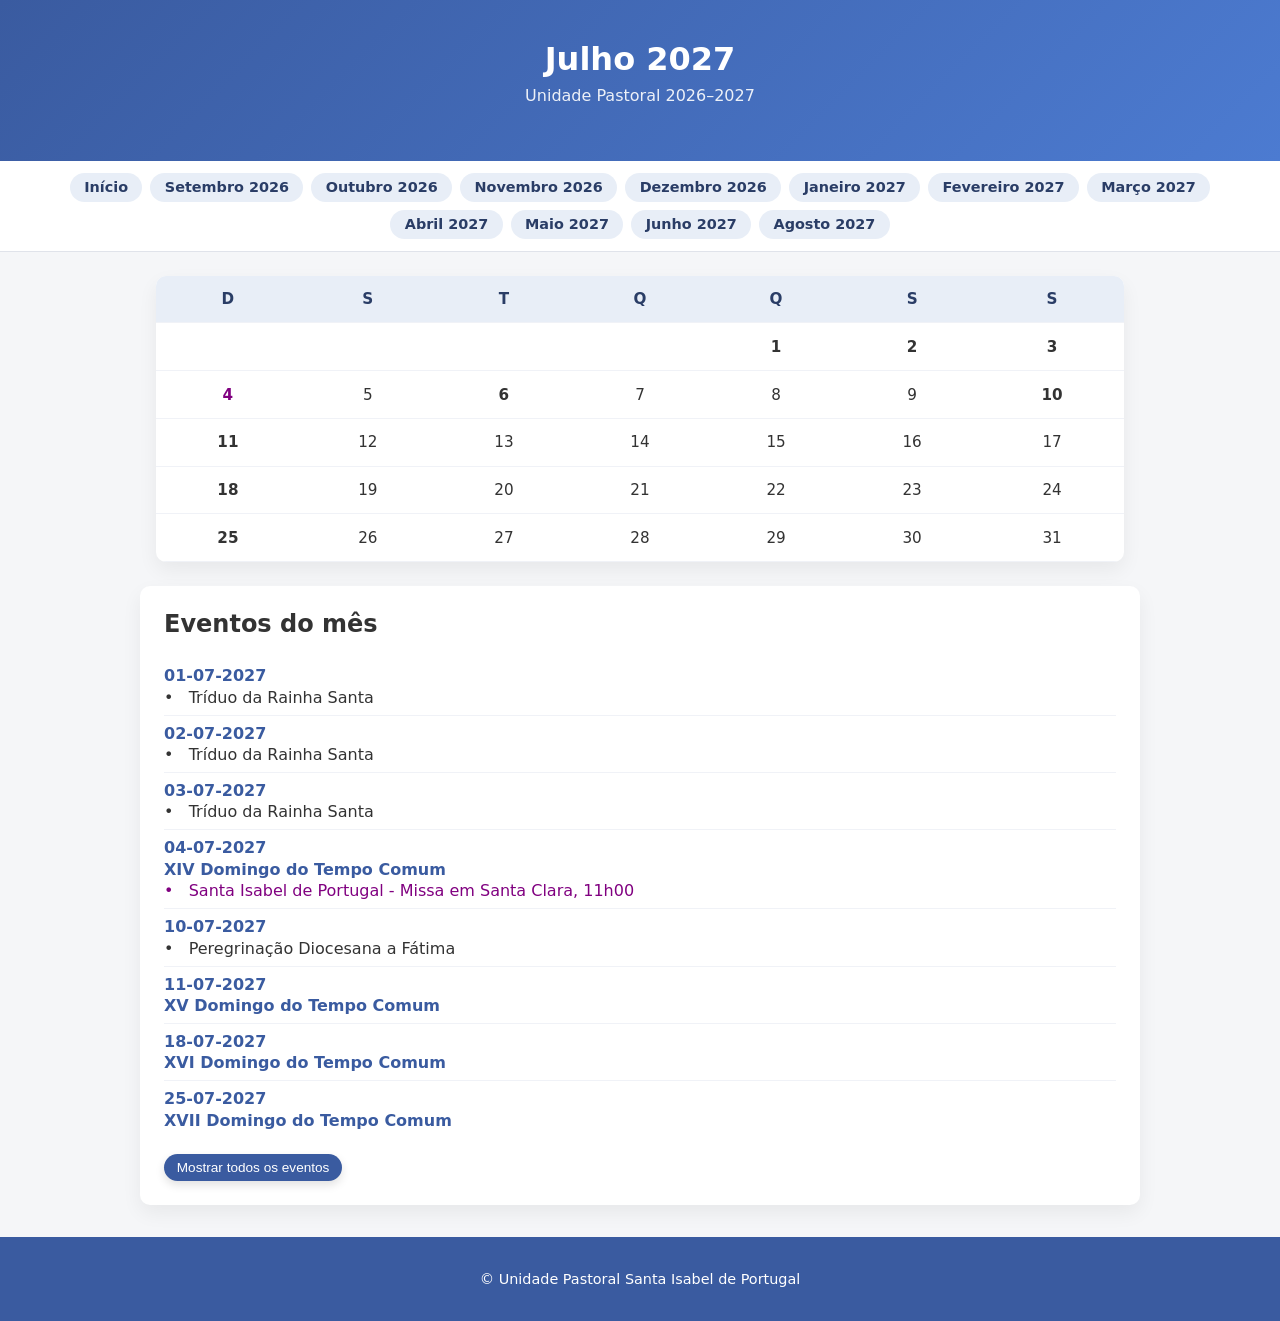
<file: julho-2027.html>
<!DOCTYPE html>
<html lang="pt">
<head>
  <meta charset="UTF-8">
  <title>Julho 2027 – Catequese UP</title>
  <link rel="stylesheet" href="style.css">
</head>
<body>
<header>
  <h1>Julho 2027</h1>
  <p>Unidade Pastoral 2026–2027</p>
</header>

<nav><a href="index.html">Início</a>
  <a href="setembro-2026.html">Setembro 2026</a>
  <a href="outubro-2026.html">Outubro 2026</a>
  <a href="novembro-2026.html">Novembro 2026</a>
  <a href="dezembro-2026.html">Dezembro 2026</a>
  <a href="janeiro-2027.html">Janeiro 2027</a>
  <a href="fevereiro-2027.html">Fevereiro 2027</a>
  <a href="marco-2027.html">Março 2027</a>
  <a href="abril-2027.html">Abril 2027</a>
  <a href="maio-2027.html">Maio 2027</a>
  <a href="junho-2027.html">Junho 2027</a>
  <a href="agosto-2027.html">Agosto 2027</a></nav>

<section class="calendar">
  <table>
    <thead>
      <tr>
        <th>D</th><th>S</th><th>T</th><th>Q</th><th>Q</th><th>S</th><th>S</th>
      </tr>
    </thead>
    <tbody>
      <tr><td></td><td></td><td></td><td></td><td><strong>1</strong></td><td><strong>2</strong></td><td><strong>3</strong></td></tr>
      <tr><td><strong style="color:purple">4</strong></td><td>5</td><td><strong>6</strong></td><td>7</td><td>8</td><td>9</td><td><strong>10</strong></td></tr>
      <tr><td><strong>11</strong></td><td>12</td><td>13</td><td>14</td><td>15</td><td>16</td><td>17</td></tr>
      <tr><td><strong>18</strong></td><td>19</td><td>20</td><td>21</td><td>22</td><td>23</td><td>24</td></tr>
      <tr><td><strong>25</strong></td><td>26</td><td>27</td><td>28</td><td>29</td><td>30</td><td>31</td></tr>
    </tbody>
  </table>
</section>

<section class="events">
  <h2>Eventos do mês</h2>
  <ul>
    <li><strong>01-07-2027</strong> &bull;&nbsp;&nbsp; Tríduo da Rainha Santa</li>
    <li><strong>02-07-2027</strong> &bull;&nbsp;&nbsp; Tríduo da Rainha Santa</li>
    <li><strong>03-07-2027</strong> &bull;&nbsp;&nbsp; Tríduo da Rainha Santa</li>
    <li><strong>04-07-2027</strong> <strong> XIV Domingo do Tempo Comum</strong>
    <span style="color:purple;">&bull;&nbsp;&nbsp; Santa Isabel de Portugal - Missa em Santa Clara, 11h00</span></li>
    <li><strong>10-07-2027</strong> &bull;&nbsp;&nbsp; Peregrinação Diocesana a Fátima</li>
    <li><strong>11-07-2027</strong> <strong> XV Domingo do Tempo Comum</strong></li>
    <li><strong>18-07-2027</strong> <strong> XVI Domingo do Tempo Comum</strong></li>
    <li><strong>25-07-2027</strong> <strong> XVII Domingo do Tempo Comum</strong></li>
  </ul>
</section>

<footer><p>© Unidade Pastoral Santa Isabel de Portugal</p></footer>

<script src="script.js"></script>
</body>
</html>
</file>
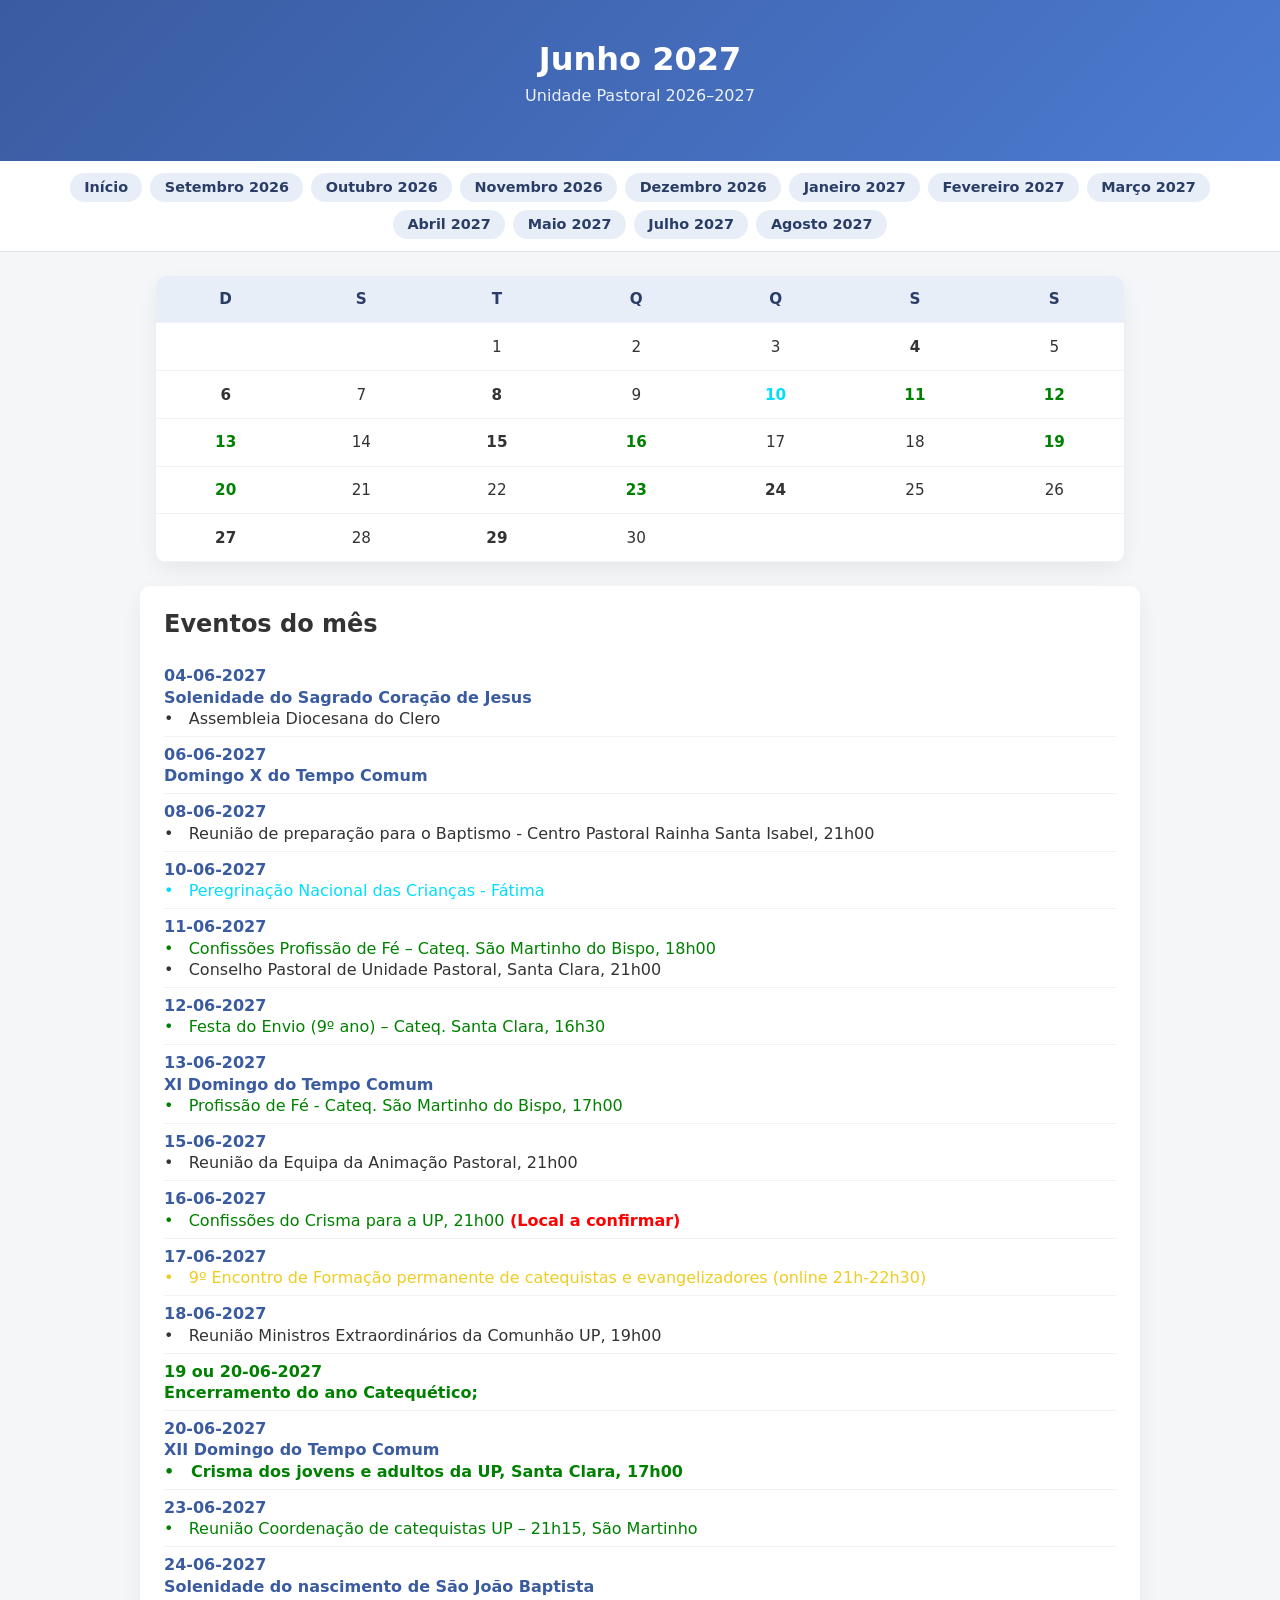
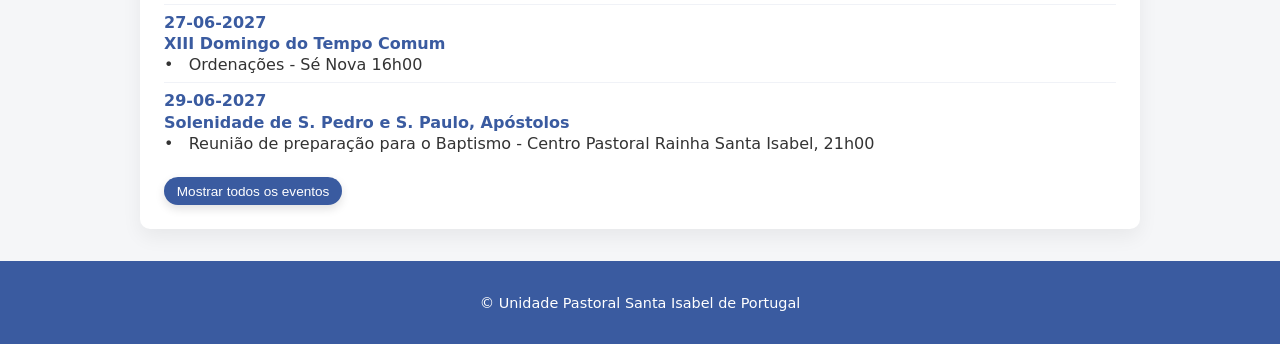
<file: junho-2027.html>
<!DOCTYPE html>
<html lang="pt">
<head>
  <meta charset="UTF-8">
  <title>Junho 2027 – Catequese UP</title>
  <link rel="stylesheet" href="style.css">
</head>
<body>
<header>
  <h1>Junho 2027</h1>
  <p>Unidade Pastoral 2026–2027</p>
</header>

<nav><a href="index.html">Início</a>
  <a href="setembro-2026.html">Setembro 2026</a>
  <a href="outubro-2026.html">Outubro 2026</a>
  <a href="novembro-2026.html">Novembro 2026</a>
  <a href="dezembro-2026.html">Dezembro 2026</a>
  <a href="janeiro-2027.html">Janeiro 2027</a>
  <a href="fevereiro-2027.html">Fevereiro 2027</a>
  <a href="marco-2027.html">Março 2027</a>
  <a href="abril-2027.html">Abril 2027</a>
  <a href="maio-2027.html">Maio 2027</a>
  <a href="julho-2027.html">Julho 2027</a>
  <a href="agosto-2027.html">Agosto 2027</a>
</nav>

<section class="calendar">
  <table>
    <thead>
      <tr>
        <th>D</th><th>S</th><th>T</th><th>Q</th><th>Q</th><th>S</th><th>S</th>
      </tr>
    </thead>
    <tbody>
      <tr><td></td><td></td><td>1</td><td>2</td><td>3</td><td><strong>4</strong></td><td>5</td></tr>
      <tr><td><strong>6</strong></td><td>7</td><td><strong>8</strong></td><td>9</td><td><strong style="color: rgb(0, 221, 255);">10</strong></td><td><strong style="color:green">11</strong></td><td><strong style="color: green">12</strong></td></tr>
      <tr><td><strong style="color:green">13</strong></td><td>14</td><td><strong>15</strong></td><td><strong style="color:green">16</strong></td><td>17</td><td>18</td><td><strong style="color:green">19</strong></td></tr>
      <tr><td><strong style="color:green">20</strong></td><td>21</td><td>22</td><td><strong style="color:green">23</strong></td><td><strong>24</strong></td><td>25</td><td>26</td></tr>
      <tr><td><strong>27</strong></td><td>28</td><td><strong>29</strong></td><td>30</td><td></td><td></td><td></td></tr>
    </tbody>
  </table>
</section>

<section class="events">
  <h2>Eventos do mês</h2>
  <ul>
    <li><strong>04-06-2027</strong> <strong>Solenidade do Sagrado Coração de Jesus</strong>
    &bull;&nbsp;&nbsp; Assembleia Diocesana do Clero</li>
    <li><strong>06-06-2027</strong> <strong>Domingo X do Tempo Comum</strong>
    <li><strong>08-06-2027</strong> &bull;&nbsp;&nbsp; Reunião de preparação para o Baptismo - Centro Pastoral Rainha Santa Isabel, 21h00</li>
    <li><strong>10-06-2027</strong> <span style="color: rgb(0, 221, 255);">&bull;&nbsp;&nbsp; Peregrinação Nacional das Crianças - Fátima</span></li>
    <li><strong>11-06-2027</strong> <span style="color:green;">&bull;&nbsp;&nbsp; Confissões Profissão de Fé – Cateq. São Martinho do Bispo, 18h00</span>
    <span>&bull;&nbsp;&nbsp; Conselho Pastoral de Unidade Pastoral, Santa Clara, 21h00</span></li>
    <li><strong>12-06-2027</strong> <span style="color:green;">&bull;&nbsp;&nbsp; Festa do Envio (9º ano) – Cateq. Santa Clara, 16h30</span></li>
    <li><strong>13-06-2027</strong> <strong> XI Domingo do Tempo Comum</strong>
    <span style="color:green;">&bull;&nbsp;&nbsp; Profissão de Fé - Cateq. São Martinho do Bispo, 17h00</span></li>
    <li><strong>15-06-2027</strong> &bull;&nbsp;&nbsp; Reunião da Equipa da Animação Pastoral, 21h00</li>
    <li><strong>16-06-2027</strong> <span style="color:green;">&bull;&nbsp;&nbsp; Confissões do Crisma para a UP, 21h00<strong style="color:red;">&nbsp;(Local a confirmar)</strong></span></li>
    <li><strong>17-06-2027</strong> <span style="color:rgb(238, 204, 33)">&bull;&nbsp;&nbsp; 9º Encontro de Formação permanente de catequistas e evangelizadores (online 21h-22h30)</span></li>
    <li><strong>18-06-2027</strong> &bull;&nbsp;&nbsp; Reunião Ministros Extraordinários da Comunhão UP, 19h00</li>
    <li><strong style="color: green;">19 ou 20-06-2027</strong>
    <strong style="color: green;">Encerramento do ano Catequético; </strong></li>
    <li><strong>20-06-2027</strong> <strong> XII Domingo do Tempo Comum</strong> 
    <strong style="color:green;">&bull;&nbsp;&nbsp; Crisma dos jovens e adultos da UP, Santa Clara, 17h00 </strong></li>
    <li><strong>23-06-2027</strong> <span style="color:green;">&bull;&nbsp;&nbsp; Reunião Coordenação de catequistas UP – 21h15, São Martinho</span></li>
    <li><strong>24-06-2027</strong> <strong>Solenidade do nascimento de São João Baptista</strong></li>
    <li><strong>27-06-2027</strong> <strong>XIII Domingo do Tempo Comum</strong>&bull;&nbsp;&nbsp; Ordenações - Sé Nova 16h00</li>
    <li><strong>29-06-2027</strong> <strong>Solenidade de S. Pedro e S. Paulo, Apóstolos</strong>&bull;&nbsp;&nbsp; Reunião de preparação para o Baptismo - Centro Pastoral Rainha Santa Isabel, 21h00</li>
  </ul>
</section>

<footer><p>© Unidade Pastoral Santa Isabel de Portugal</p></footer>

<script src="script.js"></script>
</body>
</html>
</body>
</html>
</file>
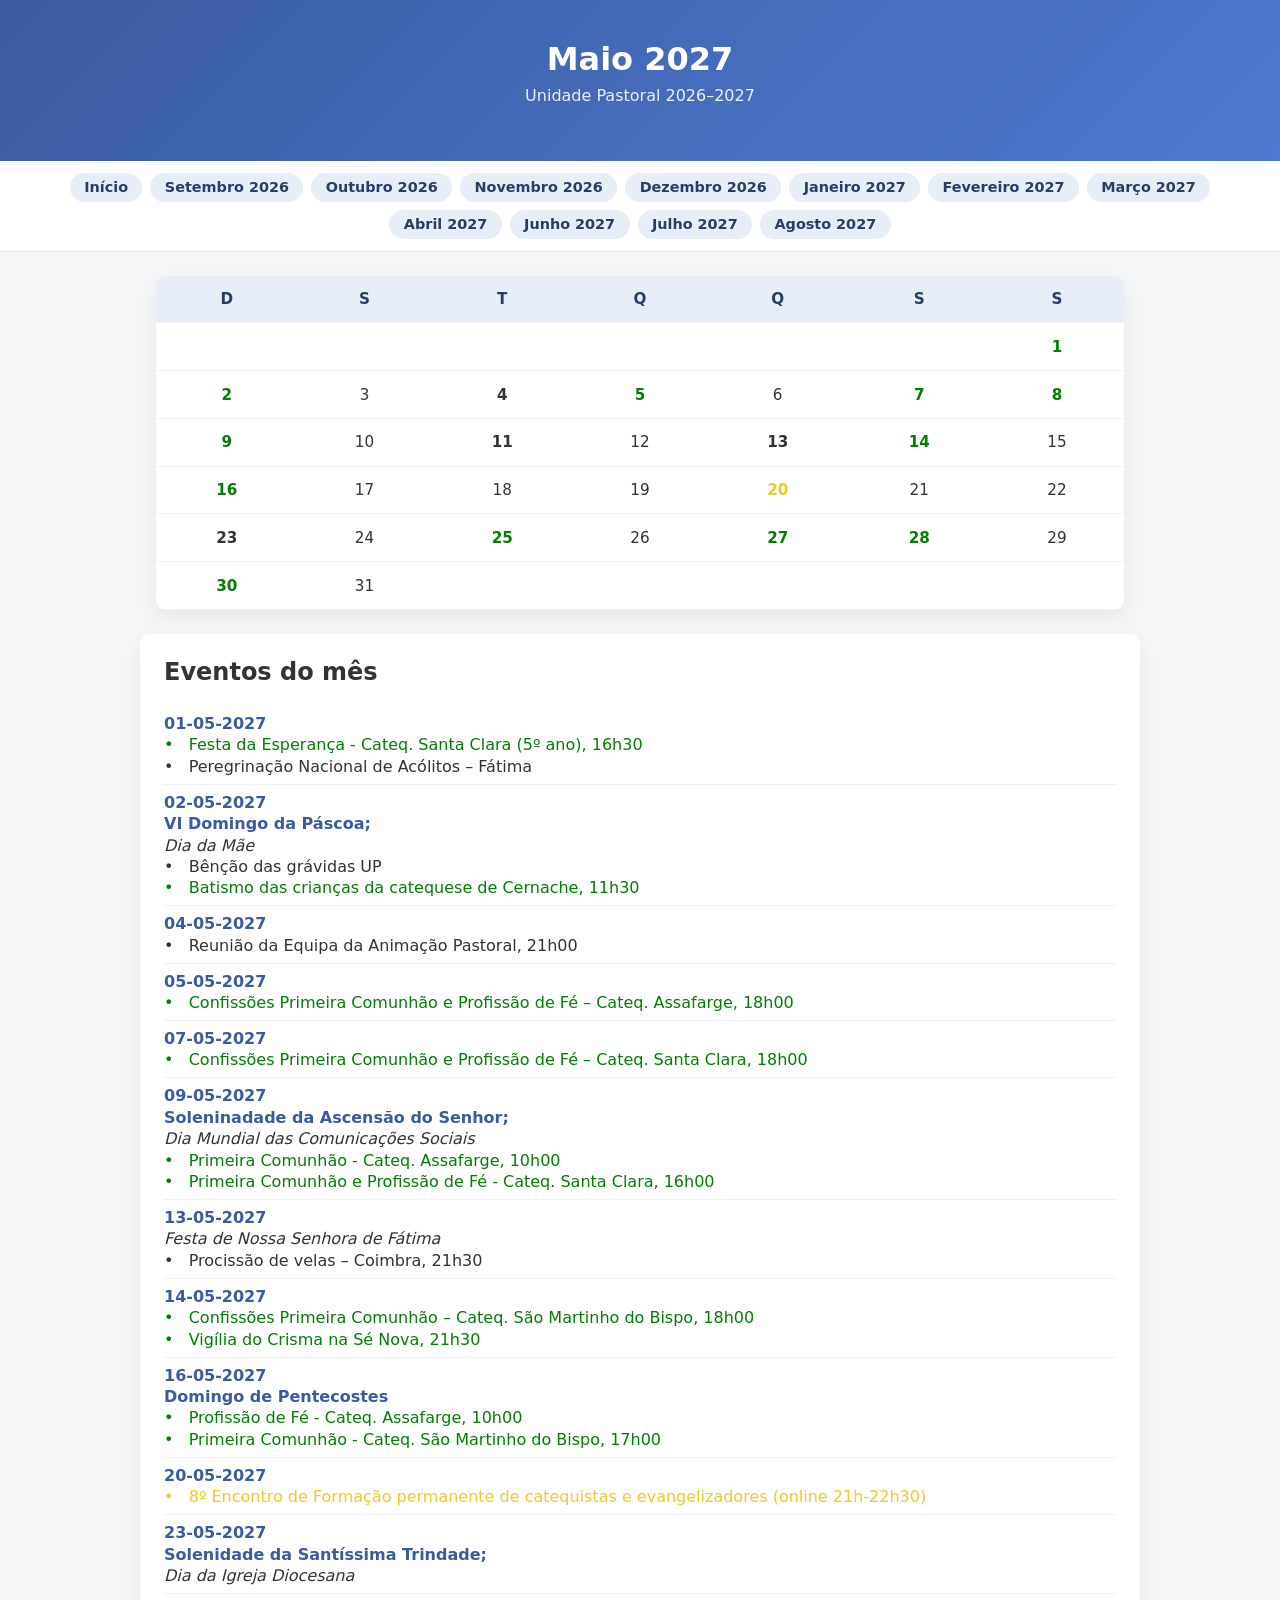
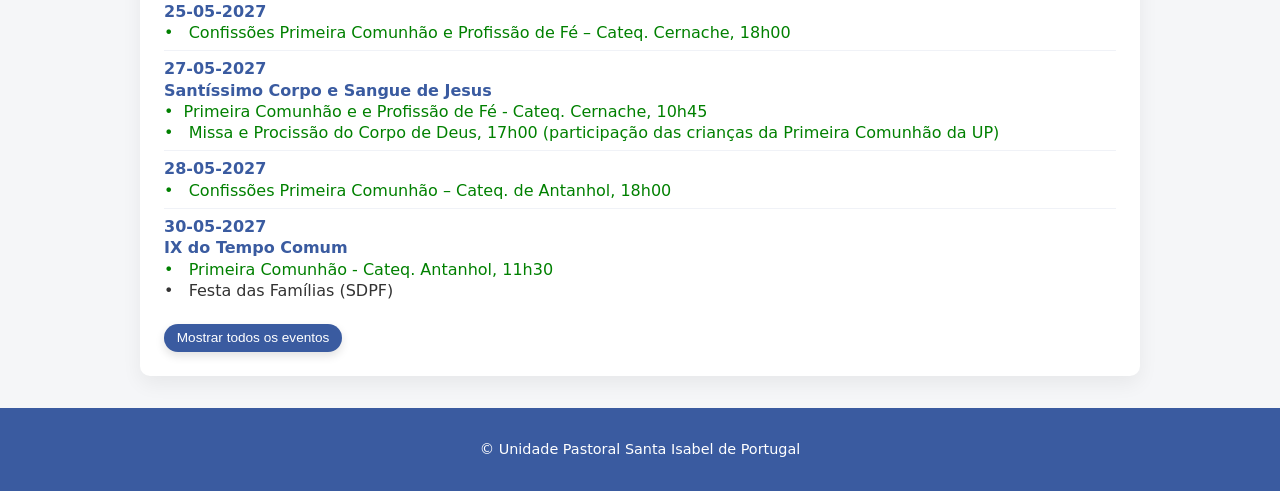
<file: maio-2027.html>
<!DOCTYPE html>
<html lang="pt">
<head>
  <meta charset="UTF-8">
  <title>Maio 2027 – Catequese UP</title>
  <link rel="stylesheet" href="style.css">
</head>
<body>
<header>
  <h1>Maio 2027</h1>
  <p>Unidade Pastoral 2026–2027</p>
</header>

<nav><a href="index.html">Início</a>
  <a href="setembro-2026.html">Setembro 2026</a>
  <a href="outubro-2026.html">Outubro 2026</a>
  <a href="novembro-2026.html">Novembro 2026</a>
  <a href="dezembro-2026.html">Dezembro 2026</a>
  <a href="janeiro-2027.html">Janeiro 2027</a>
  <a href="fevereiro-2027.html">Fevereiro 2027</a>
  <a href="marco-2027.html">Março 2027</a>
  <a href="abril-2027.html">Abril 2027</a>
  <a href="junho-2027.html">Junho 2027</a>
  <a href="julho-2027.html">Julho 2027</a>
  <a href="agosto-2027.html">Agosto 2027</a>
</nav>

<section class="calendar">
  <table>
    <thead>
      <tr>
        <th>D</th><th>S</th><th>T</th><th>Q</th><th>Q</th><th>S</th><th>S</th>
      </tr>
    </thead>
    <tbody>
      <tr><td></td><td></td><td></td><td></td><td></td><td></td><td><strong style="color: green;">1</strong></td></tr>
      <tr><td><strong style="color: green;">2</strong></td><td>3</td><td><strong>4</strong></td><td><strong style="color: green;">5</strong></td><td>6</td><td><strong style="color: green;">7</strong></td><td><strong style="color: green;">8</strong></td></tr>
      <tr><td><strong style="color: green;">9</strong></td><td>10</td><td><strong>11</strong></td><td>12</td><td><strong>13</strong></td><td><strong style="color: green;">14</strong></td><td>15</td></tr>
      <tr><td><strong style="color: green;">16</strong></td><td>17</td><td>18</td><td>19</td><td><strong style="color:rgb(238, 204, 33)">20</strong></td><td>21</td><td>22</td></tr>
      <tr><td><strong>23</strong></td><td>24</td><td><strong style="color: green;">25</strong></td><td>26</td><td><strong style="color: green;">27</strong></td><td><strong style="color: green;">28</strong></td><td>29</td></tr>
      <tr><td><strong style="color: green;">30</strong></td><td>31</td><td></td><td></td><td></td><td></td><td></td></tr>
    </tbody>
  </table>
</section>

<section class="events">
  <h2>Eventos do mês</h2>
  <ul>
    <li><strong>01-05-2027</strong> <span style="color: green;"> &bull;&nbsp;&nbsp; Festa da Esperança - Cateq. Santa Clara (5º ano), 16h30</span>
    &bull;&nbsp;&nbsp; Peregrinação Nacional de Acólitos – Fátima</li>
    <li><strong>02-05-2027</strong> <strong> VI Domingo da Páscoa;</strong> <span style="font-style: italic;">Dia da Mãe</span> &bull;&nbsp;&nbsp; Bênção das grávidas UP</span>
    <span style="color: green;"> &bull;&nbsp;&nbsp; Batismo das crianças da catequese de Cernache, 11h30</span></li>
    <li><strong>04-05-2027</strong> &bull;&nbsp;&nbsp; Reunião da Equipa da Animação Pastoral, 21h00</li>
    <li><strong>05-05-2027</strong> <span style="color: green;">&bull;&nbsp;&nbsp; Confissões Primeira Comunhão e Profissão de Fé – Cateq. Assafarge, 18h00</span></li>
    <li><strong>07-05-2027</strong> <span style="color: green;">&bull;&nbsp;&nbsp; Confissões Primeira Comunhão e Profissão de Fé – Cateq. Santa Clara, 18h00</span></li>
    <li><strong>09-05-2027</strong> <strong>Soleninadade da Ascensão do Senhor;</strong> <span style="font-style: italic;">Dia Mundial das Comunicações Sociais</span>
    <span style="color: green;">&bull;&nbsp;&nbsp; Primeira Comunhão - Cateq. Assafarge, 10h00</span> 
    <span style="color: green;">&bull;&nbsp;&nbsp; Primeira Comunhão e Profissão de Fé - Cateq. Santa Clara, 16h00</span></li>
    <li><strong>13-05-2027</strong> <span style="font-style: italic;">Festa de Nossa Senhora de Fátima</span> &bull;&nbsp;&nbsp; Procissão de velas – Coimbra, 21h30</li>
    <li><strong>14-05-2027</strong> <span style="color: green;">&bull;&nbsp;&nbsp; Confissões Primeira Comunhão – Cateq. São Martinho do Bispo, 18h00</span>
    <span style="color: green;">&bull;&nbsp;&nbsp; Vigília do Crisma na Sé Nova, 21h30 </span></li>
    <li><strong>16-05-2027</strong> <strong>Domingo de Pentecostes</strong>
    <span style="color: green;">&bull;&nbsp;&nbsp; Profissão de Fé - Cateq. Assafarge, 10h00</span> 
    <span style="color: green;">&bull;&nbsp;&nbsp; Primeira Comunhão - Cateq. São Martinho do Bispo, 17h00</span></li>
    <li><strong>20-05-2027</strong> <span style="color:rgb(238, 204, 33)">&bull;&nbsp;&nbsp; 8º Encontro de Formação permanente de catequistas e evangelizadores (online 21h-22h30)</span></li>
    <li><strong>23-05-2027</strong> <strong> Solenidade da Santíssima Trindade;</strong> <span style="font-style: italic;">Dia da Igreja Diocesana</span></li>
    <li><strong>25-05-2027</strong> <span style="color: green;">&bull;&nbsp;&nbsp; Confissões Primeira Comunhão e Profissão de Fé – Cateq. Cernache, 18h00</span></li>
    <li><strong>27-05-2027</strong> <strong>Santíssimo Corpo e Sangue de Jesus</strong> <span style="color: green;">&bull;&nbsp;&nbsp;Primeira Comunhão e e Profissão de Fé - Cateq. Cernache, 10h45</span> 
    <span style="color: green;"> &bull;&nbsp;&nbsp; Missa e Procissão do Corpo de Deus, 17h00 (participação das crianças da Primeira Comunhão da UP)</span></li>
    <li><strong>28-05-2027</strong> <span style="color: green;">&bull;&nbsp;&nbsp; Confissões Primeira Comunhão – Cateq. de Antanhol, 18h00</span></li>
    <li><strong>30-05-2027</strong> <strong> IX do Tempo Comum</strong> 
    <span style="color: green;">&bull;&nbsp;&nbsp; Primeira Comunhão - Cateq. Antanhol, 11h30</span>  
    &bull;&nbsp;&nbsp; Festa das Famílias (SDPF)</li>
  </ul>
</section>

<footer><p>© Unidade Pastoral Santa Isabel de Portugal</p></footer>

<script src="script.js"></script>
</body>
</html>
</file>
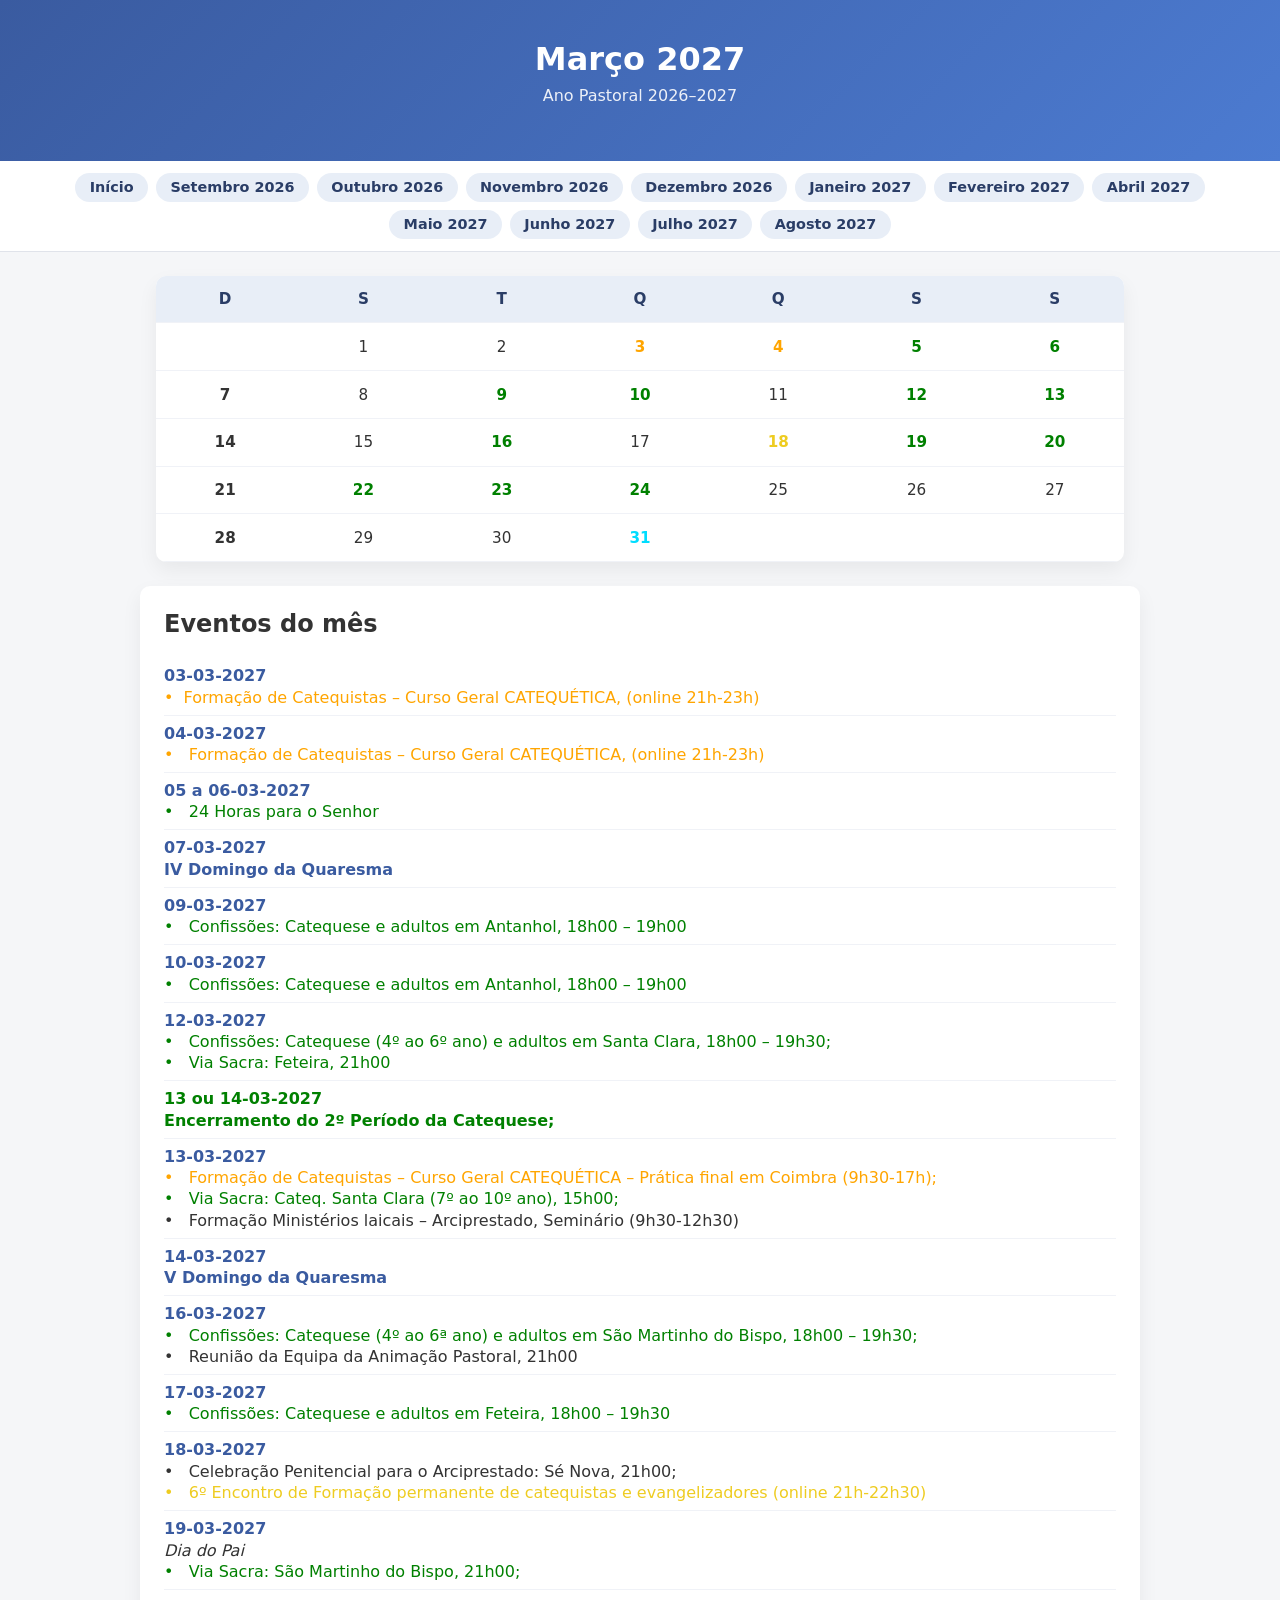
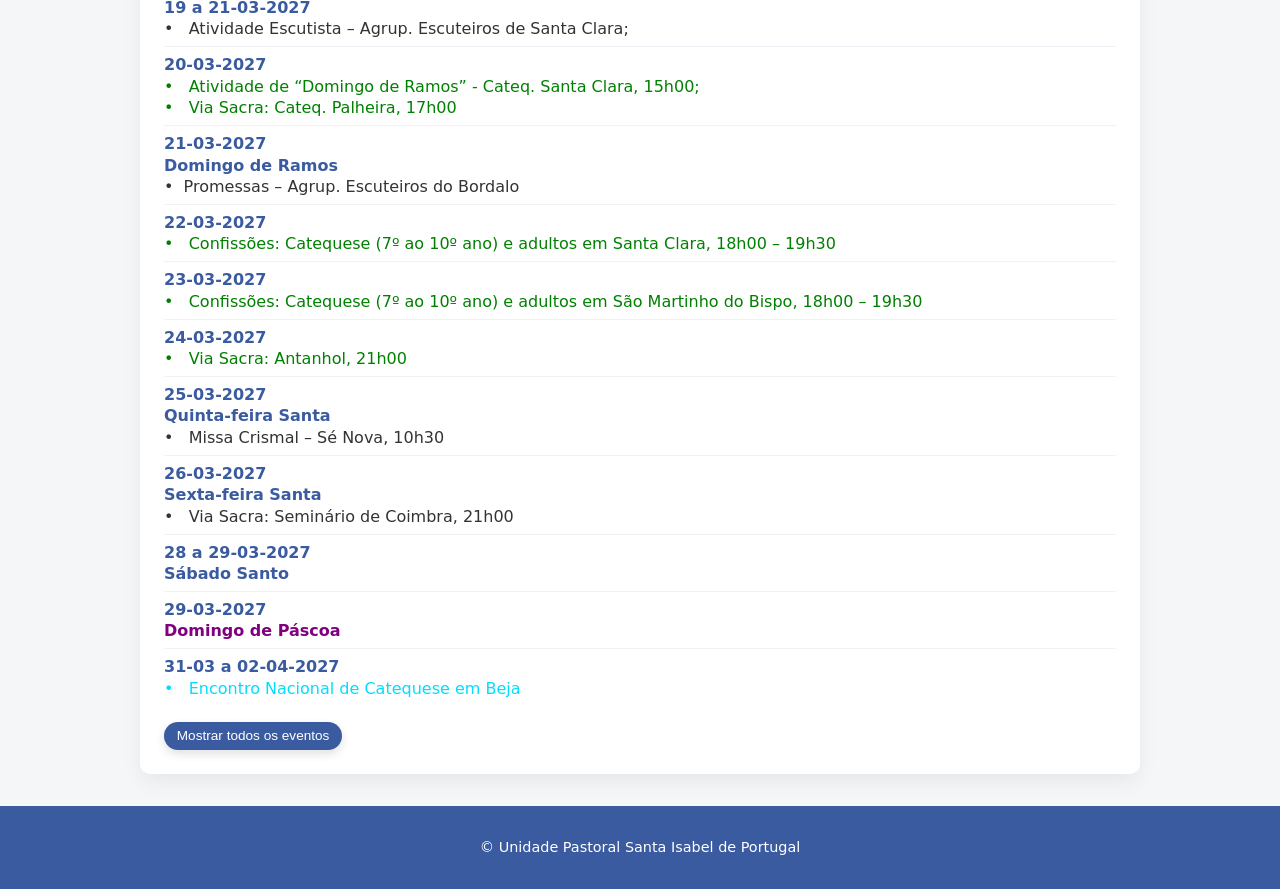
<file: marco-2027.html>
<!DOCTYPE html>
<html lang="pt">
<head>
  <meta charset="UTF-8">
  <title>Março 2027 – Catequese UP</title>
  <link rel="stylesheet" href="style.css">
</head>
<body>
<header>
  <h1>Março 2027</h1>
  <p>Ano Pastoral 2026–2027</p>
</header>

<nav><a href="index.html">Início</a>
  <a href="setembro-2026.html">Setembro 2026</a>
  <a href="outubro-2026.html">Outubro 2026</a>
  <a href="novembro-2026.html">Novembro 2026</a>
  <a href="dezembro-2026.html">Dezembro 2026</a>
  <a href="janeiro-2027.html">Janeiro 2027</a>
  <a href="fevereiro-2027.html">Fevereiro 2027</a>
  <a href="abril-2027.html">Abril 2027</a>
  <a href="maio-2027.html">Maio 2027</a>
  <a href="junho-2027.html">Junho 2027</a>
  <a href="julho-2027.html">Julho 2027</a>
  <a href="agosto-2027.html">Agosto 2027</a></nav>

<section class="calendar">
  <table>
    <thead>
      <tr>
        <th>D</th><th>S</th><th>T</th><th>Q</th><th>Q</th><th>S</th><th>S</th>
      </tr>
    </thead>
    <tbody>
      <tr><td></td><td>1</td><td>2</td></td><td><strong style="color: orange;">3</strong></td>
        <td><strong style="color: orange;">4</strong></td><td><strong style="color: green;">5</strong></td><td><strong style="color: green;">6</strong></td></tr>
      <tr><td><strong>7</strong></td><td>8</td><td><strong style="color: green;">9</strong></td><td><strong style="color: green;">10</strong></td><td>11</td>
      <td><strong style="color: green;">12</strong></td><td><strong style="color: green;">13</strong></td></tr>
      <tr><td><strong>14</strong></td><td>15</td><td><strong style="color: green;">16</strong></td><td>17</td><td><strong style="color:rgb(238, 204, 33);">18</strong></td><td><strong style="color: green;">19</strong></td><td><strong style="color: green;">20</strong></td></tr>
      <tr><td><strong>21</strong></td><td><strong style="color: green;">22</strong></td><td><strong style="color: green;">23</strong></td><td><strong style="color: green;">24</strong></td><td>25</td><td>26</td><td>27</td></tr>
      <tr><td><strong>28</strong></td><td>29</td><td>30</td><td><strong style="color: rgb(0, 221, 255);">31</strong></td><td></td><td></td><td></td></tr>
    </tbody>
  </table>
</section>

<section class="events">
  <h2>Eventos do mês</h2>
  <ul>
    <li style="color: orange;"><strong>03-03-2027</strong> &bull;&nbsp;&nbsp;Formação de Catequistas – Curso Geral CATEQUÉTICA, (online 21h-23h) </li>
    <li style="color: orange;"><strong>04-03-2027</strong> &bull;&nbsp;&nbsp; Formação de Catequistas – Curso Geral CATEQUÉTICA, (online 21h-23h)</li>
    <li><strong>05 a 06-03-2027</strong> <span style="color: green;"> &bull;&nbsp;&nbsp; 24 Horas para o Senhor</span></li>
    <li><strong>07-03-2027</strong> <strong>IV Domingo da Quaresma</strong></li>
    <li><strong>09-03-2027</strong> <span style="color: green;">&bull;&nbsp;&nbsp; Confissões: Catequese e adultos em Antanhol, 18h00 – 19h00 </span></li>
    <li><strong>10-03-2027</strong> <span style="color: green;">&bull;&nbsp;&nbsp; Confissões: Catequese e adultos em Antanhol, 18h00 – 19h00 </span></li>
    <li><strong>12-03-2027</strong> <span style="color: green;">&bull;&nbsp;&nbsp; Confissões: Catequese (4º ao 6º ano) e adultos em Santa Clara, 18h00 – 19h30;</span> 
    <span style="color: green;">&bull;&nbsp;&nbsp; Via Sacra: Feteira, 21h00</span></li>
    <li><strong style="color: green;">13 ou 14-03-2027</strong>
    <strong style="color: green;">Encerramento do 2º Período da Catequese; </strong></li>
    <li><strong>13-03-2027</strong> <span style="color: orange;">&bull;&nbsp;&nbsp; Formação de Catequistas – Curso Geral CATEQUÉTICA – Prática final em Coimbra (9h30-17h);</span>
    <span style="color: green;">&bull;&nbsp;&nbsp; Via Sacra: Cateq. Santa Clara (7º ao 10º ano), 15h00; </span>
    &bull;&nbsp;&nbsp; Formação Ministérios laicais – Arciprestado, Seminário (9h30-12h30)</li>
    <li><strong>14-03-2027</strong> <strong> V Domingo da Quaresma</strong></li>
    <li><strong>16-03-2027</strong> <span style="color: green;"> &bull;&nbsp;&nbsp; Confissões: Catequese (4º ao 6ª ano) e adultos em São Martinho do Bispo, 18h00 – 19h30;</span>
    &bull;&nbsp;&nbsp; Reunião da Equipa da Animação Pastoral, 21h00</li>
    <li><strong>17-03-2027</strong> <span style="color: green;">&bull;&nbsp;&nbsp; Confissões: Catequese e adultos em Feteira, 18h00 – 19h30</span></li>
    <li><strong>18-03-2027</strong> <span>&bull;&nbsp;&nbsp; Celebração Penitencial para o Arciprestado: Sé Nova, 21h00;</span>
    <span style="color:rgb(238, 204, 33)">&bull;&nbsp;&nbsp; 6º Encontro de Formação permanente de catequistas e evangelizadores (online 21h-22h30)</span></li>
    <li><strong>19-03-2027</strong> <span style="font-style: italic;">Dia do Pai</span>
    <span style="color: green;">&bull;&nbsp;&nbsp; Via Sacra: São Martinho do Bispo, 21h00; </span></li>
    <li><strong>19 a 21-03-2027</strong> &bull;&nbsp;&nbsp; Atividade Escutista – Agrup. Escuteiros de Santa Clara;
    <li><strong>20-03-2027</strong> <span style="color: green;">&bull;&nbsp;&nbsp; Atividade de “Domingo de Ramos” - Cateq. Santa Clara, 15h00;</span>
    <span style="color: green;"> &bull;&nbsp;&nbsp; Via Sacra: Cateq. Palheira, 17h00</span></li>
    <li><strong>21-03-2027</strong> <strong>Domingo de Ramos</strong> 
    <span>&bull;&nbsp;&nbsp;Promessas – Agrup. Escuteiros do Bordalo </span></li>
    <li><strong>22-03-2027</strong> <span style="color: green;">&bull;&nbsp;&nbsp; Confissões: Catequese (7º ao 10º ano) e adultos em Santa Clara, 18h00 – 19h30 </span> </li>
    <li><strong>23-03-2027</strong> <span style="color: green;">&bull;&nbsp;&nbsp; Confissões: Catequese (7º ao 10º ano) e adultos em São Martinho do Bispo, 18h00 – 19h30 </span></li>
    <li><strong>24-03-2027</strong> <span style="color: green;"> &bull;&nbsp;&nbsp; Via Sacra: Antanhol, 21h00</span></li>
    <li><strong>25-03-2027</strong> <strong> Quinta-feira Santa</strong>
     &bull;&nbsp;&nbsp; Missa Crismal – Sé Nova, 10h30</li>
    <li><strong>26-03-2027</strong>  <strong>Sexta-feira Santa</strong> &bull;&nbsp;&nbsp; Via Sacra: Seminário de Coimbra, 21h00</li>
    <li><strong>28 a 29-03-2027</strong> <strong>Sábado Santo</strong></li>
    <li><strong>29-03-2027</strong> <strong style="color: purple;">Domingo de Páscoa</strong></li>
    <li><strong>31-03 a 02-04-2027</strong> <span style="color: rgb(0, 221, 255);">&bull;&nbsp;&nbsp; Encontro Nacional de Catequese em Beja</span></li>
  </ul>
</section>

<footer><p>© Unidade Pastoral Santa Isabel de Portugal</p></footer>

<script src="script.js"></script>
</body>
</html>
</file>
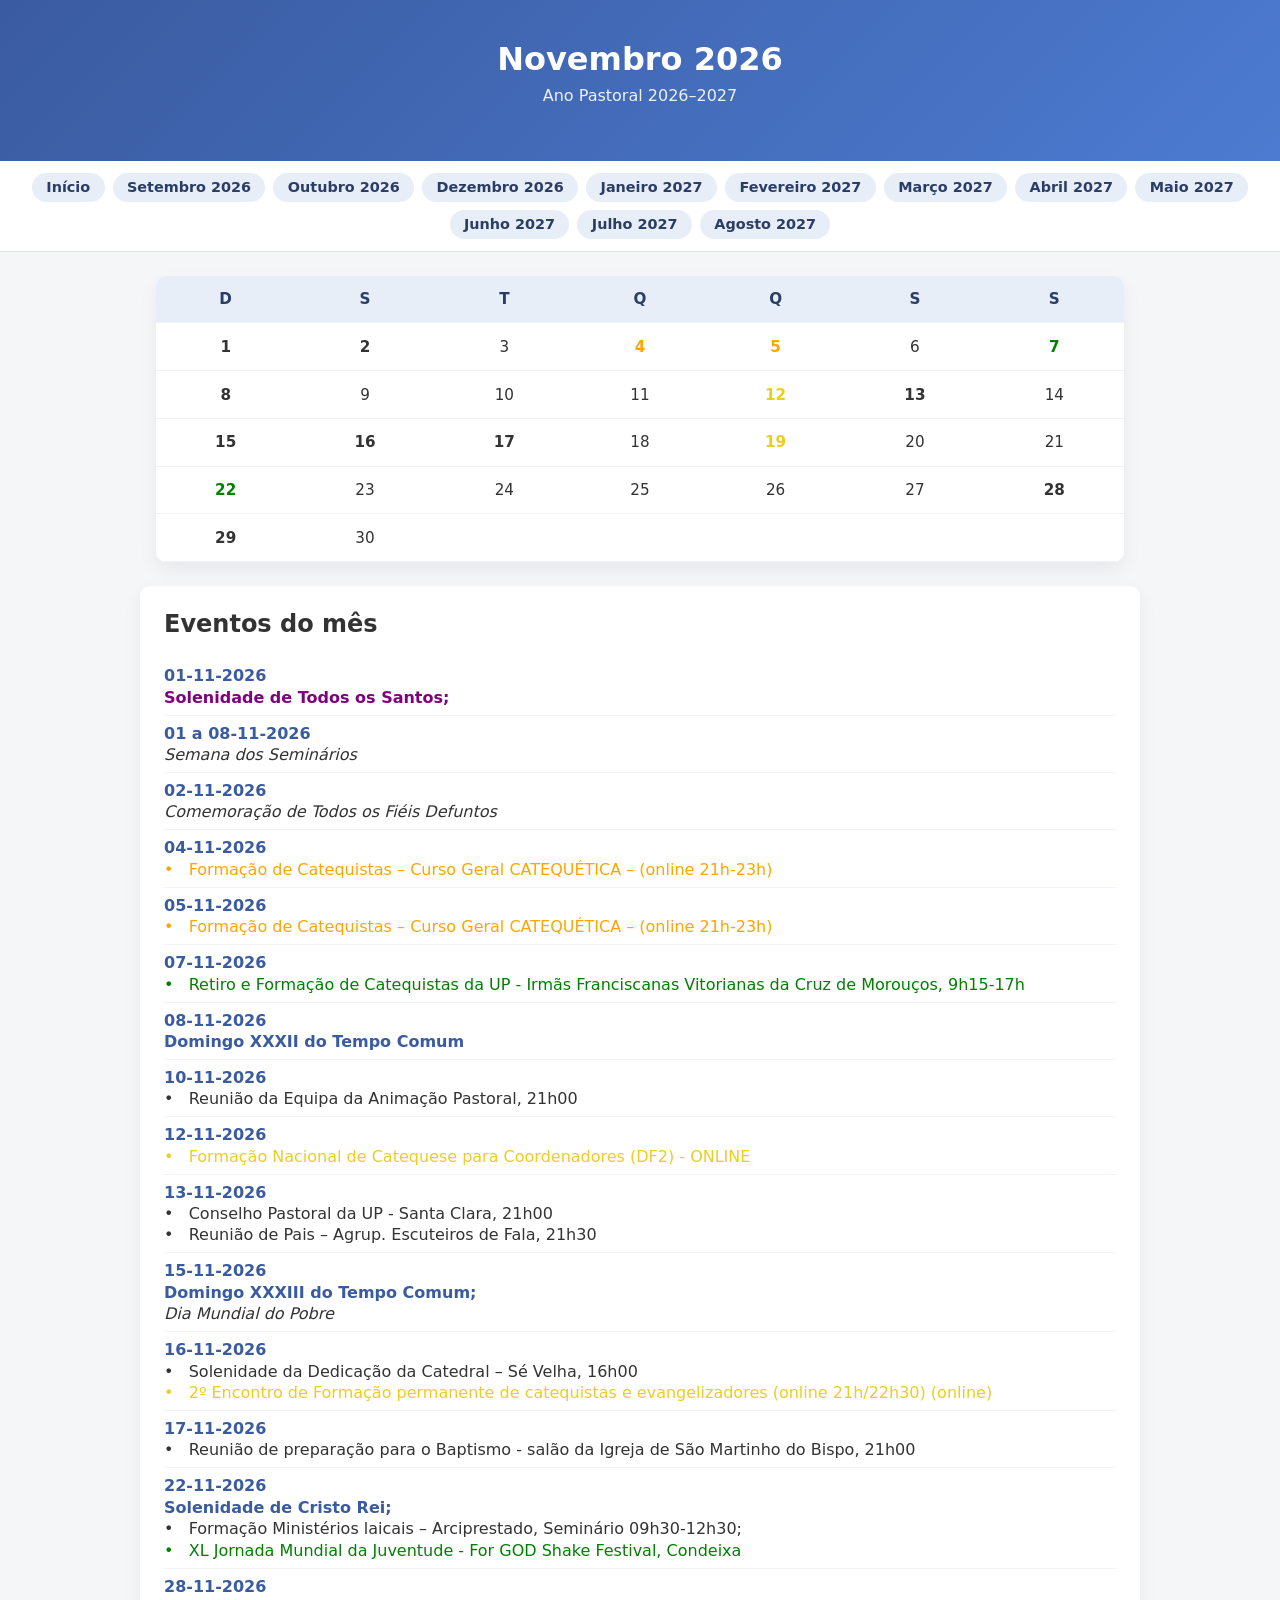
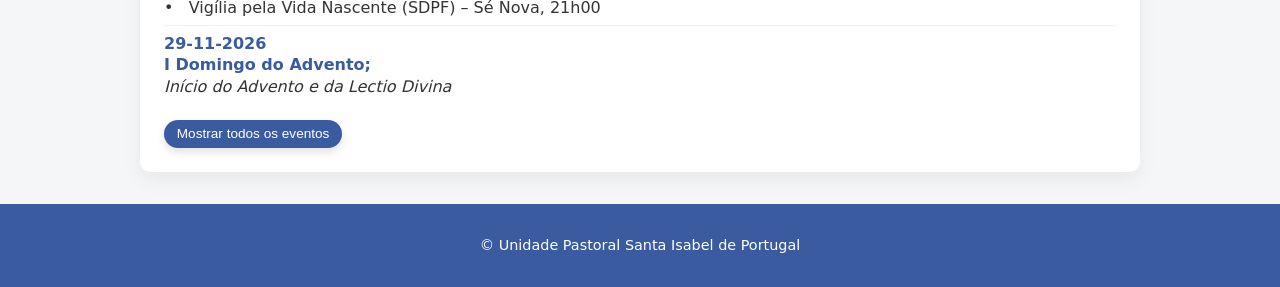
<file: novembro-2026.html>
<!DOCTYPE html>
<html lang="pt">
<head>
  <meta charset="UTF-8">
  <title>Novembro 2026 – Catequese UP</title>
  <link rel="stylesheet" href="style.css">
</head>
<body>
<header>
  <h1>Novembro 2026</h1>
  <p>Ano Pastoral 2026–2027</p>
</header>

<nav><a href="index.html">Início</a>
  <a href="setembro-2026.html">Setembro 2026</a>
  <a href="outubro-2026.html">Outubro 2026</a>
  <a href="dezembro-2026.html">Dezembro 2026</a>
  <a href="janeiro-2027.html">Janeiro 2027</a>
  <a href="fevereiro-2027.html">Fevereiro 2027</a>
  <a href="marco-2027.html">Março 2027</a>
  <a href="abril-2027.html">Abril 2027</a>
  <a href="maio-2027.html">Maio 2027</a>
  <a href="junho-2027.html">Junho 2027</a>
  <a href="julho-2027.html">Julho 2027</a>
  <a href="agosto-2027.html">Agosto 2027</a>
</nav>

<section class="calendar">
  <table>
    <thead>
      <tr>
        <th>D</th><th>S</th><th>T</th><th>Q</th><th>Q</th><th>S</th><th>S</th>
      </tr>
    </thead>
    <tbody>
      <tr><td><strong>1</strong></td><td><strong>2</strong></td><td>3</td><td><strong style="color: orange;">4</strong></td><td><strong style="color: orange;">5</strong></td><td>6</td><td><strong style="color: green;">7</strong></td></tr>
      <tr><td><strong>8</strong></td><td>9</td><td>10</td><td>11</td><td><strong style="color: rgb(238, 204, 33)">12</strong></td><td><strong>13</strong></td><td>14</td></tr>
      <tr><td><strong>15</strong></td><td><strong>16</strong></td><td><strong>17</strong></td><td>18</td><td><strong style="color: rgb(238, 204, 33)">19</strong></td><td>20</td><td>21</td></tr>
      <tr><td><strong style="color: green;">22</strong></td><td>23</td><td>24</td><td>25</td><td>26</td><td>27</td><td><strong>28</strong></td></tr>
      <tr><td><strong>29</strong></td><td>30</td><td></td><td></td><td></td><td></td><td></td></tr>
    </tbody>
  </table>
</section>

<section class="events">
  <h2>Eventos do mês</h2>
  <ul>
    <li><strong>01-11-2026</strong> <strong style="color: purple;">Solenidade de Todos os Santos;</strong></li>
    <li><strong>01 a 08-11-2026</strong> <span style="font-style: italic;"> Semana dos Seminários</span></li>
    <li><strong>02-11-2026</strong> <span style="font-style: italic;"> Comemoração de Todos os Fiéis Defuntos</span></li>
    <li style="color: orange;"><strong>04-11-2026</strong> &bull;&nbsp;&nbsp; Formação de Catequistas – Curso Geral CATEQUÉTICA – (online 21h-23h)</li>
    <li style="color: orange;"><strong>05-11-2026</strong> &bull;&nbsp;&nbsp; Formação de Catequistas – Curso Geral CATEQUÉTICA – (online 21h-23h)</li>
    <li style="color: green;"><strong>07-11-2026</strong> &bull;&nbsp;&nbsp; Retiro e Formação de Catequistas da UP - Irmãs Franciscanas Vitorianas da Cruz de Morouços, 9h15-17h</li>
    <li><strong>08-11-2026</strong> <strong>Domingo XXXII do Tempo Comum</strong></li>
    <li><strong>10-11-2026</strong> &bull;&nbsp;&nbsp; Reunião da Equipa da Animação Pastoral, 21h00</li>
    <li style="color: rgb(238, 204, 33);"><strong>12-11-2026</strong> &bull;&nbsp;&nbsp; Formação Nacional de Catequese para Coordenadores (DF2) - ONLINE</li>
    <li><strong>13-11-2026</strong> &bull;&nbsp;&nbsp; Conselho Pastoral da UP - Santa Clara, 21h00 
    <span> &bull;&nbsp;&nbsp; Reunião de Pais – Agrup. Escuteiros de Fala, 21h30</span></li>
    <li><strong>15-11-2026</strong> <strong>Domingo XXXIII do Tempo Comum;</strong> 
    <span style="font-style: italic;"> Dia Mundial do Pobre</span></li>
    <li><strong>16-11-2026</strong> &bull;&nbsp;&nbsp; Solenidade da Dedicação da Catedral – Sé Velha, 16h00
    <span style="color: rgb(238, 204, 33);">&bull;&nbsp;&nbsp; 2º Encontro de Formação permanente de catequistas e evangelizadores (online 21h/22h30) (online)</span></li>
    <li><strong>17-11-2026</strong> &bull;&nbsp;&nbsp; Reunião de preparação para o Baptismo - salão da Igreja de São Martinho do Bispo, 21h00</li>
    <li><strong>22-11-2026</strong> <strong>Solenidade de Cristo Rei;</strong>  
    <span> &bull;&nbsp;&nbsp; Formação Ministérios laicais – Arciprestado, Seminário 09h30-12h30;</span>
    <span style="color: green;"> &bull;&nbsp;&nbsp; XL Jornada Mundial da Juventude - For GOD Shake Festival, Condeixa</span></li>
    <li><strong>28-11-2026</strong> &bull;&nbsp;&nbsp; Vigília pela Vida Nascente (SDPF) – Sé Nova, 21h00</li>
    <li><strong>29-11-2026</strong> <strong>I Domingo do Advento;</strong> 
    <span style="font-style: italic;"> Início do Advento e da Lectio Divina</span></li>
  </ul>
</section>

<footer><p>© Unidade Pastoral Santa Isabel de Portugal</p></footer>

<script src="script.js"></script>
</body>
</html>
</file>
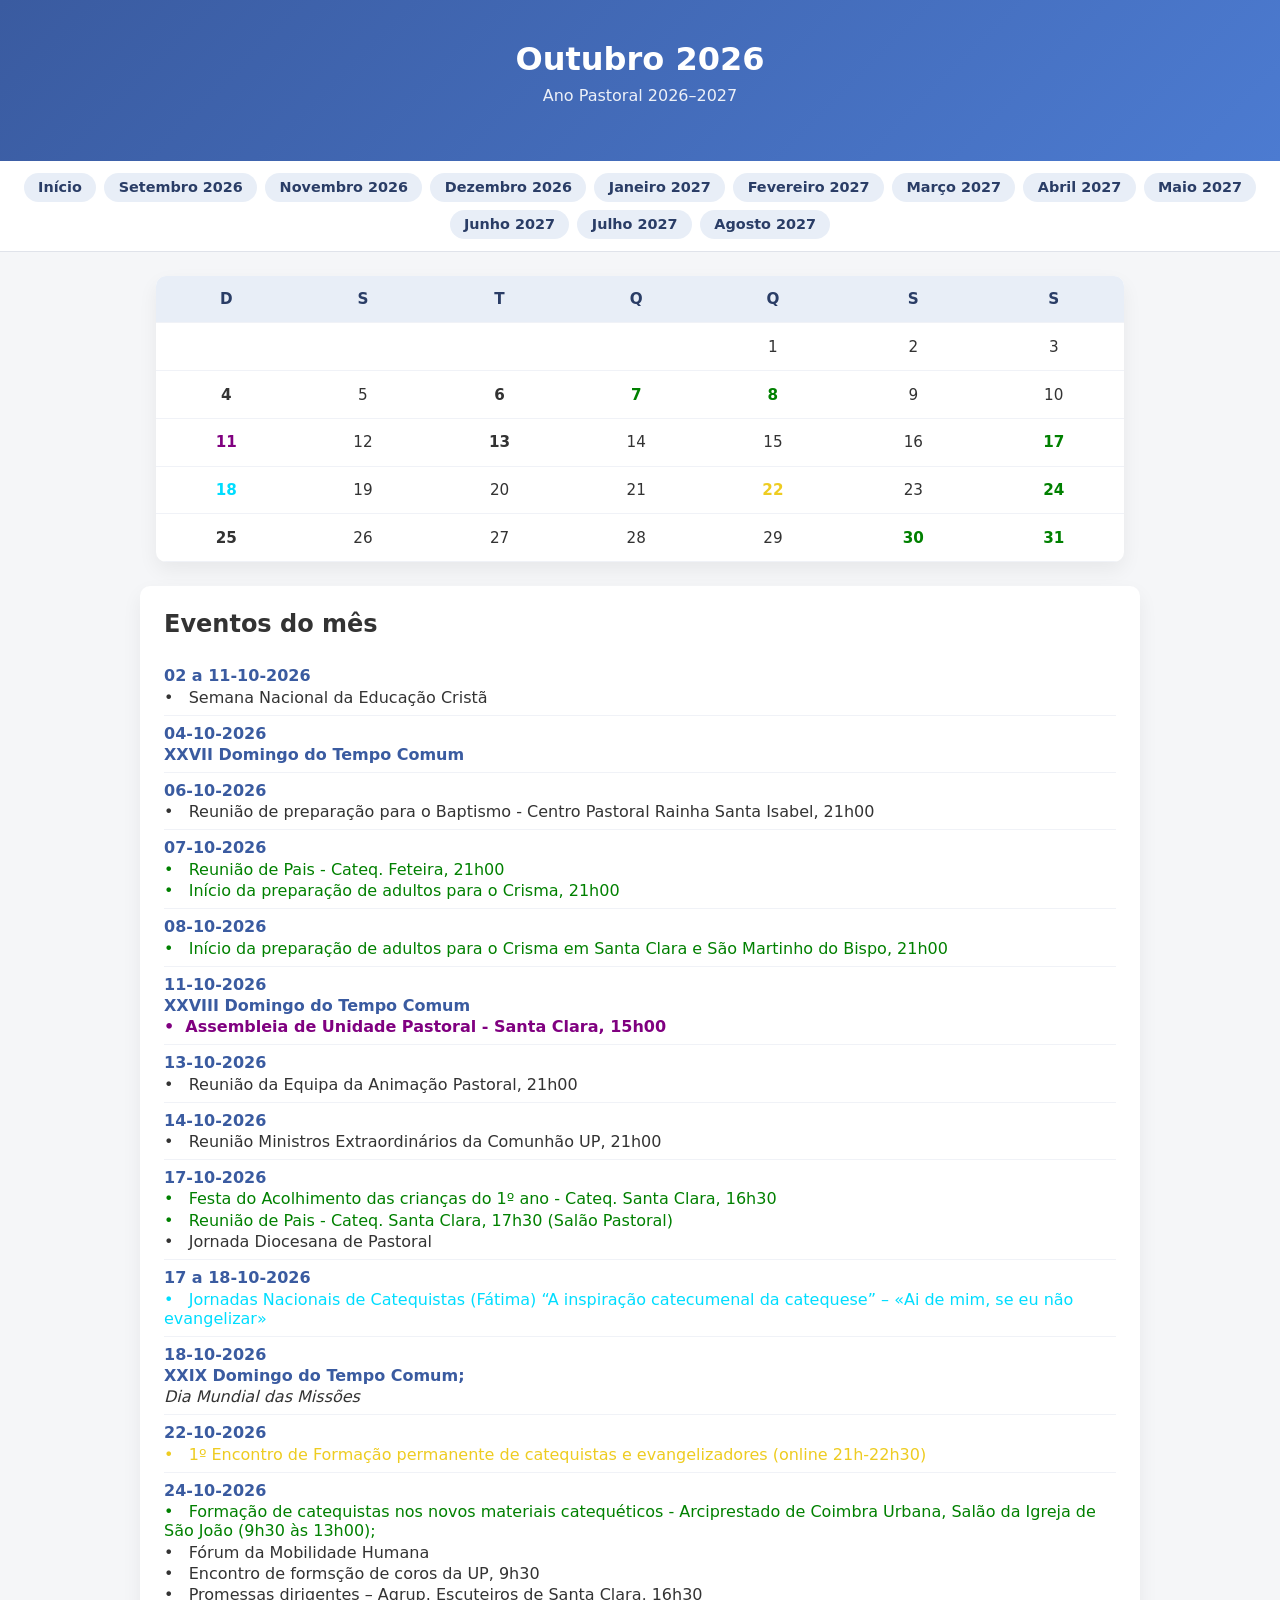
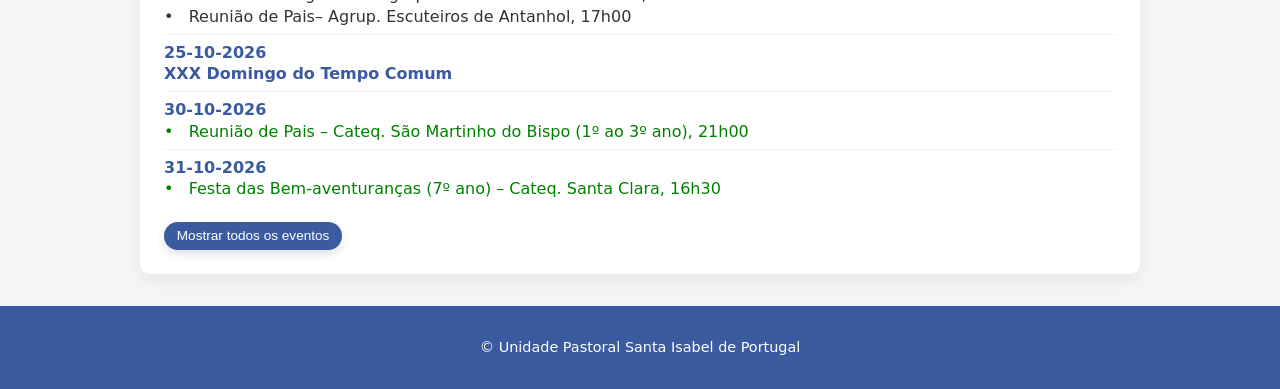
<file: outubro-2026.html>
<!DOCTYPE html>
<html lang="pt">
<head>
  <meta charset="UTF-8">
  <title>Outubro 2026 – Catequese UP</title>
  <link rel="stylesheet" href="style.css">
</head>
<body>
<header>
  <h1>Outubro 2026</h1>
  <p>Ano Pastoral 2026–2027</p>
</header>

<nav><a href="index.html">Início</a>
  <a href="setembro-2026.html">Setembro 2026</a>
  <a href="novembro-2026.html">Novembro 2026</a>
  <a href="dezembro-2026.html">Dezembro 2026</a>
  <a href="janeiro-2027.html">Janeiro 2027</a>
  <a href="fevereiro-2027.html">Fevereiro 2027</a>
  <a href="marco-2027.html">Março 2027</a>
  <a href="abril-2027.html">Abril 2027</a>
  <a href="maio-2027.html">Maio 2027</a>
  <a href="junho-2027.html">Junho 2027</a>
  <a href="julho-2027.html">Julho 2027</a>
  <a href="agosto-2027.html">Agosto 2027</a>
</nav>

<section class="calendar">
  <table>
    <thead>
      <tr>
        <th>D</th><th>S</th><th>T</th><th>Q</th><th>Q</th><th>S</th><th>S</th>
      </tr>
    </thead>
    <tbody>
      <tr><td></td><td></td><td></td><td></td><td>1</td><td>2</td><td>3</td></tr>
      <tr><td><strong>4</strong></td><td>5</td><td><strong>6</strong></td><td><strong style="color: green;">7</strong></td><td><strong style="color: green;">8</strong></td><td>9</td><td>10</td></tr>
      <tr><td><strong style="color: purple;">11</strong></td><td>12</td><td><strong>13</strong></td><td>14</td><td>15</td><td>16</td><td><strong style="color: green;">17</strong></td></tr>
      <tr><td><strong style="color:  rgb(0, 221, 255);">18</strong></td><td>19</td><td>20</td><td>21</td><td><strong style="color: rgb(238, 204, 33);">22</strong></td><td>23</td><td><strong style="color: green;">24</strong></td></tr>
      <tr><td><strong>25</strong></td><td>26</td><td>27</td><td>28</td><td>29</td><td><strong style="color: green;">30</strong></td><td><strong style="color: green;">31</strong></td></tr>
    </tbody>
  </table>
</section>

<section class="events">
  <h2>Eventos do mês</h2>
  <ul>
    <li><strong>02 a 11-10-2026</strong> &bull;&nbsp;&nbsp; Semana Nacional da Educação Cristã</li>
    <li><strong>04-10-2026</strong> <strong>XXVII Domingo do Tempo Comum</strong></li>
    <li><strong>06-10-2026</strong> &bull;&nbsp;&nbsp; Reunião de preparação para o Baptismo - Centro Pastoral Rainha Santa Isabel, 21h00</li>
    <li style="color: green;"><strong >07-10-2026</strong> &bull;&nbsp;&nbsp; Reunião de Pais - Cateq. Feteira, 21h00
    <span style="color: green;"> &bull;&nbsp;&nbsp; Início da preparação de adultos para o Crisma, 21h00</span></li>
    <li style="color: green;"><strong>08-10-2026</strong> &bull;&nbsp;&nbsp; Início da preparação de adultos para o Crisma em Santa Clara e São Martinho do Bispo, 21h00</li>
    <li><strong>11-10-2026</strong> <strong>XXVIII Domingo do Tempo Comum</strong> 
    <span> <strong style="color: purple;"> &bull;&nbsp;&nbsp;Assembleia de Unidade Pastoral - Santa Clara, 15h00</strong></span></li>
    <li><strong>13-10-2026</strong> &bull;&nbsp;&nbsp; Reunião da Equipa da Animação Pastoral, 21h00</li>
    <li><strong>14-10-2026</strong> &bull;&nbsp;&nbsp; Reunião Ministros Extraordinários da Comunhão UP, 21h00</li>
    <li><strong>17-10-2026</strong> <span style="color: green;"> &bull;&nbsp;&nbsp; Festa do Acolhimento das crianças do 1º ano - Cateq. Santa Clara, 16h30 </span>
    <span style="color: green;"> &bull;&nbsp;&nbsp; Reunião de Pais - Cateq. Santa Clara, 17h30 (Salão Pastoral) </span>
    <span> &bull;&nbsp;&nbsp; Jornada Diocesana de Pastoral</span></li>
    <li style="color:  rgb(0, 221, 255);"><strong>17 a 18-10-2026</strong> &bull;&nbsp;&nbsp; Jornadas Nacionais de Catequistas (Fátima) “A inspiração catecumenal da
    catequese” – «Ai de mim, se eu não evangelizar» </li>
    <li><strong>18-10-2026</strong> <strong>XXIX Domingo do Tempo Comum;</strong> 
    <span style="font-style: italic;">Dia Mundial das Missões</span></li>
    <li style="color: rgb(238, 204, 33);"><strong>22-10-2026</strong> &bull;&nbsp;&nbsp; 1º Encontro de Formação permanente de catequistas e evangelizadores (online 21h-22h30)</li>
    <li><strong>24-10-2026</strong> <span style="color: green;"> &bull;&nbsp;&nbsp; Formação de catequistas nos novos materiais catequéticos - Arciprestado de Coimbra Urbana, Salão da Igreja de São João (9h30 às 13h00);</span>
    <span> &bull;&nbsp;&nbsp; Fórum da Mobilidade Humana</span> 
    <span> &bull;&nbsp;&nbsp; Encontro de formsção de coros da UP, 9h30</span>    
    <span> &bull;&nbsp;&nbsp; Promessas dirigentes – Agrup. Escuteiros de Santa Clara, 16h30</span>
    <span> &bull;&nbsp;&nbsp; Reunião de Pais– Agrup. Escuteiros de Antanhol, 17h00</span></li>
    <li><strong>25-10-2026</strong> <strong>XXX Domingo do Tempo Comum</strong></li>
    <li style="color: green;"><strong>30-10-2026</strong> &bull;&nbsp;&nbsp; Reunião de Pais – Cateq. São Martinho do Bispo (1º ao 3º ano), 21h00</li>
    <li style="color: green;"><strong>31-10-2026</strong> &bull;&nbsp;&nbsp; Festa das Bem-aventuranças (7º ano) – Cateq. Santa Clara, 16h30</li>
  </ul>
</section>

<footer>
  <p>© Unidade Pastoral Santa Isabel de Portugal</p>
</footer>

<script src="script.js"></script>
</body>
</html>
</file>
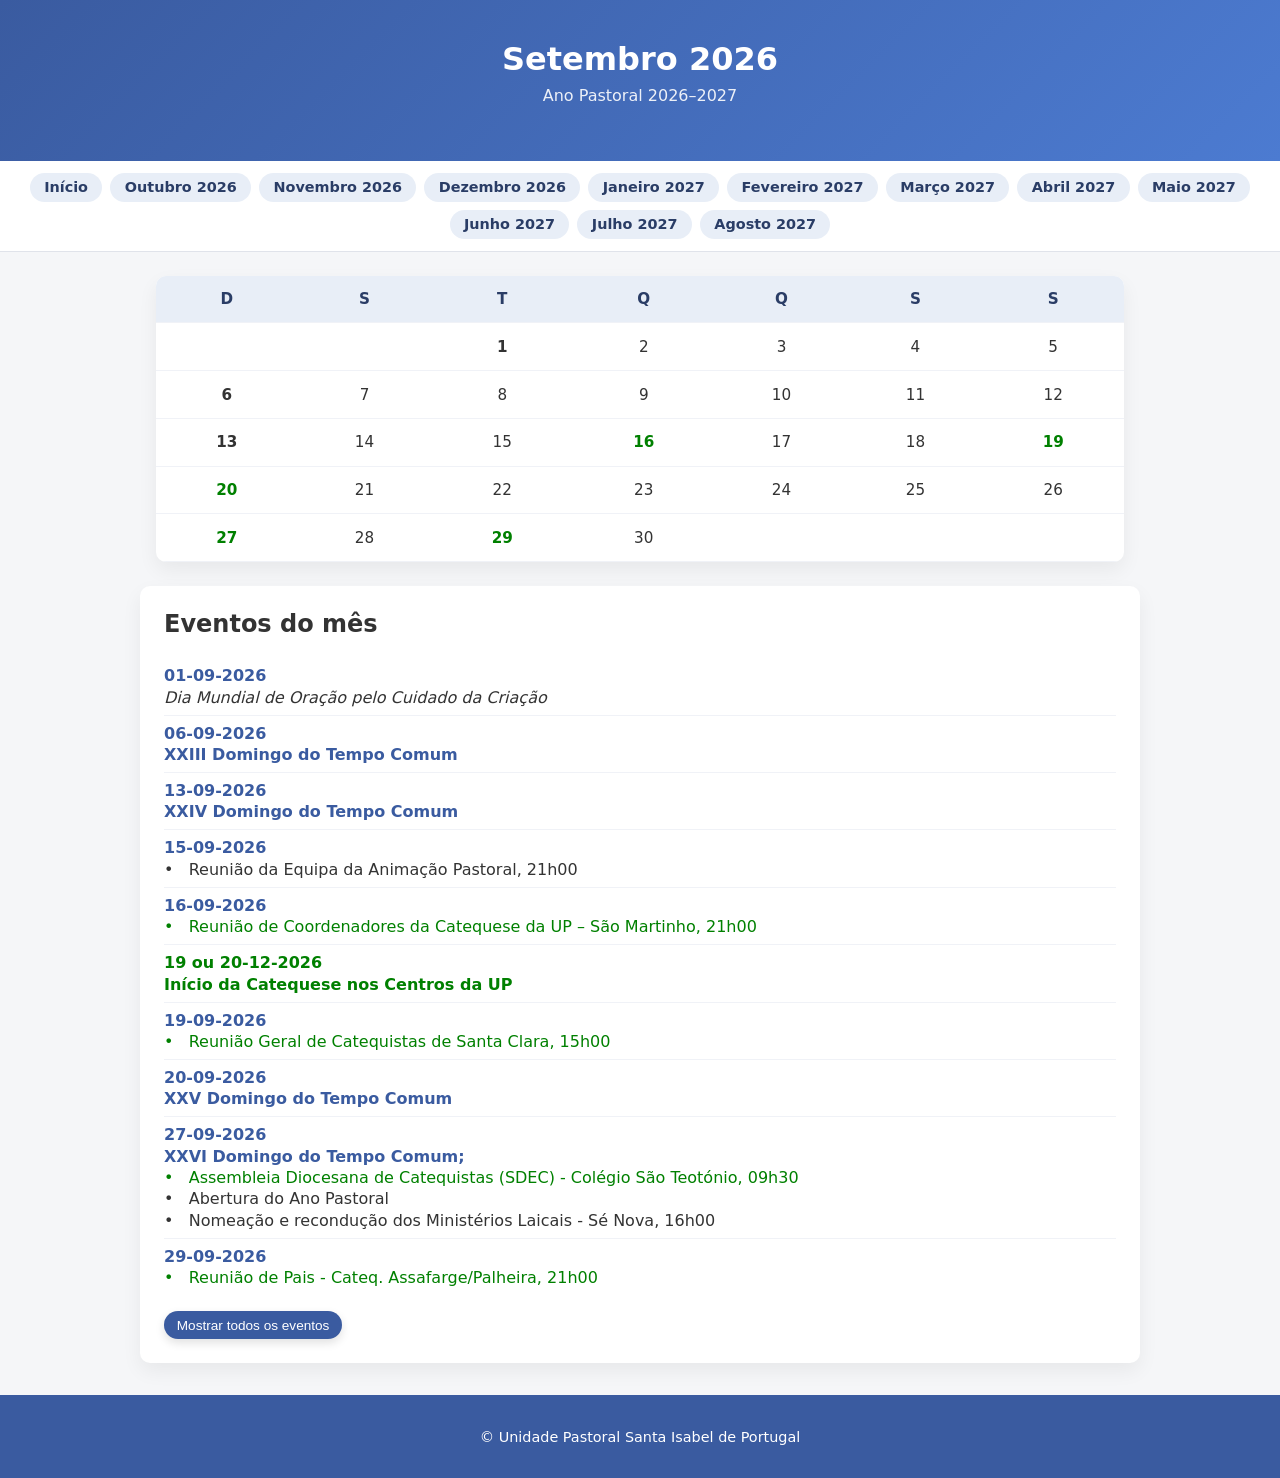
<file: setembro-2026.html>
<!DOCTYPE html>
<html lang="pt">
<head>
  <meta charset="UTF-8">
  <title>Setembro 2026 – Catequese UP</title>
  <link rel="stylesheet" href="style.css">
</head>
<body>
<header>
  <h1>Setembro 2026</h1>
  <p>Ano Pastoral 2026–2027</p>
</header>

<nav><a href="index.html">Início</a>
  <a href="outubro-2026.html">Outubro 2026</a>
  <a href="novembro-2026.html">Novembro 2026</a>
  <a href="dezembro-2026.html">Dezembro 2026</a>
  <a href="janeiro-2027.html">Janeiro 2027</a>
  <a href="fevereiro-2027.html">Fevereiro 2027</a>
  <a href="marco-2027.html">Março 2027</a>
  <a href="abril-2027.html">Abril 2027</a>
  <a href="maio-2027.html">Maio 2027</a>
  <a href="junho-2027.html">Junho 2027</a>
  <a href="julho-2027.html">Julho 2027</a>
  <a href="agosto-2027.html">Agosto 2027</a>
</nav>

<section class="calendar">
  <table>
    <thead>
      <tr>
        <th>D</th><th>S</th><th>T</th><th>Q</th><th>Q</th><th>S</th><th>S</th>
      </tr>
    </thead>
    <tbody>
      <tr><td></td><td></td><td><strong>1</strong></td><td>2</td><td>3</td><td>4</td><td>5</td></tr>
      <tr><td><strong>6</strong></td><td>7</td><td>8</td><td>9</td><td>10</td><td>11</td><td>12</td></tr>
      <tr><td><strong>13</strong></td><td>14</td><td>15</td><td><strong style="color: green;">16</strong></td><td>17</td><td>18</td><td><strong style="color: green;">19</strong></td></tr>
      <tr><td><strong style="color: green;">20</strong></td></td><td>21</td><td>22</td><td>23</td><td>24</td><td>25</td><td>26</td></tr>
      <tr><td><strong style="color: green;">27</strong></td><td>28</td><td><strong style="color: green;">29</strong></td><td>30</td><td></td><td></td><td></td></tr>
    </tbody>
  </table>
</section>

<section class="events">
  <h2>Eventos do mês</h2>
  <ul>
    <li><strong>01-09-2026</strong> <span style="font-style: italic;"> Dia Mundial de Oração pelo Cuidado da Criação</span></li>
    <li><strong>06-09-2026</strong> <strong>XXIII Domingo do Tempo Comum</strong></li>
    <li><strong>13-09-2026</strong> <strong>XXIV Domingo do Tempo Comum</strong></li>
    <li><strong>15-09-2026</strong> &bull;&nbsp;&nbsp; Reunião da Equipa da Animação Pastoral, 21h00</li>
    <li style="color: green;"><strong>16-09-2026</strong> &bull;&nbsp;&nbsp; Reunião de Coordenadores da Catequese da UP – São Martinho, 21h00</li>
    <li><strong style="color: green;">19 ou 20-12-2026</strong>
    <strong style="color: green;">Início da Catequese nos Centros da UP</strong></li>
    <li><strong>19-09-2026</strong> 
    <span style="color: green;"> &bull;&nbsp;&nbsp; Reunião Geral de Catequistas de Santa Clara, 15h00</span></li>
    <li><strong>20-09-2026</strong> <strong>XXV Domingo do Tempo Comum</strong>
    <li><strong>27-09-2026</strong> <strong>XXVI Domingo do Tempo Comum;</strong> 
    <span style="color: green;">&bull;&nbsp;&nbsp; Assembleia Diocesana de Catequistas (SDEC) - Colégio São Teotónio, 09h30</span>
    <span>&bull;&nbsp;&nbsp; Abertura do Ano Pastoral</span> 
    <span>&bull;&nbsp;&nbsp; Nomeação e recondução dos Ministérios Laicais - Sé Nova, 16h00</span></li>
    <li style="color: green;"><strong>29-09-2026</strong> &bull;&nbsp;&nbsp; Reunião de Pais - Cateq. Assafarge/Palheira, 21h00</li>
  </ul>
</section>

<footer>
  <p>© Unidade Pastoral Santa Isabel de Portugal</p>
</footer>

<script src="script.js"></script>
</body>
</html>
</file>
<file: style.css>
:root {
  --bg: #f5f6f8;
  --card-bg: #ffffff;
  --primary: #3a5ba0;
  --primary-soft: #e8eef7;
  --text-main: #333;
  --text-muted: #666;
  --radius: 10px;
  --shadow: 0 8px 20px rgba(0,0,0,0.06);
  --transition-fast: 0.2s ease-out;
}

* {
  box-sizing: border-box;
}

body {
  font-family: "Inter", system-ui, -apple-system, BlinkMacSystemFont, "Segoe UI", sans-serif;
  margin: 0;
  background: var(--bg);
  color: var(--text-main);
}

/* HEADER */

header {
  background: linear-gradient(135deg, #3a5ba0, #4c7bd1);
  color: white;
  padding: 2.5rem 1.5rem;
  text-align: center;
}

header h1 {
  margin: 0;
  font-size: 2rem;
}

header p {
  margin-top: 0.5rem;
  opacity: 0.9;
}

/* NAV */

nav {
  background: #ffffff;
  padding: 0.75rem 1rem;
  display: flex;
  justify-content: center;
  gap: 0.5rem;
  flex-wrap: wrap;
  border-bottom: 1px solid #e0e3ea;
  position: sticky;
  top: 0;
  z-index: 10;
}

nav a {
  padding: 0.4rem 0.9rem;
  background: var(--primary-soft);
  border-radius: 999px;
  text-decoration: none;
  color: #2a3d66;
  font-weight: 600;
  font-size: 0.9rem;
  transition: background var(--transition-fast), transform var(--transition-fast), box-shadow var(--transition-fast);
}

nav a:hover {
  background: #d4def0;
  transform: translateY(-1px);
  box-shadow: 0 4px 10px rgba(0,0,0,0.08);
}

/* LAYOUT */

section {
  max-width: 1000px;
  margin: 1.5rem auto;
  padding: 0 1rem;
}

/* CALENDÁRIO */

.calendar table {
  width: 100%;
  border-collapse: collapse;
  background: var(--card-bg);
  border-radius: var(--radius);
  overflow: hidden;
  box-shadow: var(--shadow);
  animation: fadeInUp 0.4s ease-out;
}

.calendar thead {
  background: var(--primary-soft);
}

.calendar th,
.calendar td {
  padding: 0.9rem 0.4rem;
  text-align: center;
  border-bottom: 1px solid #f0f2f7;
  font-size: 0.95rem;
}

.calendar th {
  font-weight: 600;
  color: #2a3d66;
}

.calendar td {
  position: relative;
  cursor: default;
  transition: background var(--transition-fast), transform var(--transition-fast);
}

.calendar td:not(:empty):hover {
  background: #f7f9ff;
  transform: scale(1.03);
}

/* “badge” de dia (opcional) */

.calendar td:not(:empty)::after {
  content: attr(data-day);
  position: absolute;
  top: 6px;
  left: 8px;
  font-size: 0.7rem;
  color: var(--text-muted);
}

/* EVENTOS */

.events {
  background: var(--card-bg);
  padding: 1.5rem;
  border-radius: var(--radius);
  box-shadow: var(--shadow);
  animation: fadeInUp 0.5s ease-out;
}

.events h2 {
  margin-top: 0;
}

.events ul {
  list-style: none;
  padding: 0;
  margin: 0;
}

.events li {
  padding: 0.5rem 0;
  border-bottom: 1px solid #f0f2f7;
  display: flex;
  flex-direction: column;
  gap: 0.15rem;
  transition: background var(--transition-fast), transform var(--transition-fast), box-shadow var(--transition-fast);
}

.events li:last-child {
  border-bottom: none;
}

.events li strong {
  color: var(--primary);
}

.events li:hover {
  background: #f8f9fc;
  transform: translateX(3px);
  box-shadow: 0 4px 12px rgba(0,0,0,0.04);
}

/* FOOTER */

footer {
  text-align: center;
  padding: 1.2rem;
  background: #3a5ba0;
  color: white;
  margin-top: 2rem;
  font-size: 0.9rem;
}

/* RESPONSIVO */

@media (max-width: 768px) {
  header h1 {
    font-size: 1.6rem;
  }

  .calendar th,
  .calendar td {
    padding: 0.6rem 0.2rem;
    font-size: 0.8rem;
  }

  nav {
    justify-content: flex-start;
  }

  nav a {
    font-size: 0.8rem;
  }
}

@media (max-width: 480px) {
  .calendar table {
    font-size: 0.75rem;
  }

  .events {
    padding: 1.1rem;
  }
}

/* ANIMAÇÕES */

@keyframes fadeInUp {
  from {
    opacity: 0;
    transform: translateY(10px);
  }
  to {
    opacity: 1;
    transform: translateY(0);
  }
}
.calendar td.selected-day {
  background: #dfe7ff !important;
  transform: scale(1.05);
  font-weight: 700;
  color: #2a3d66;
}
</file>
